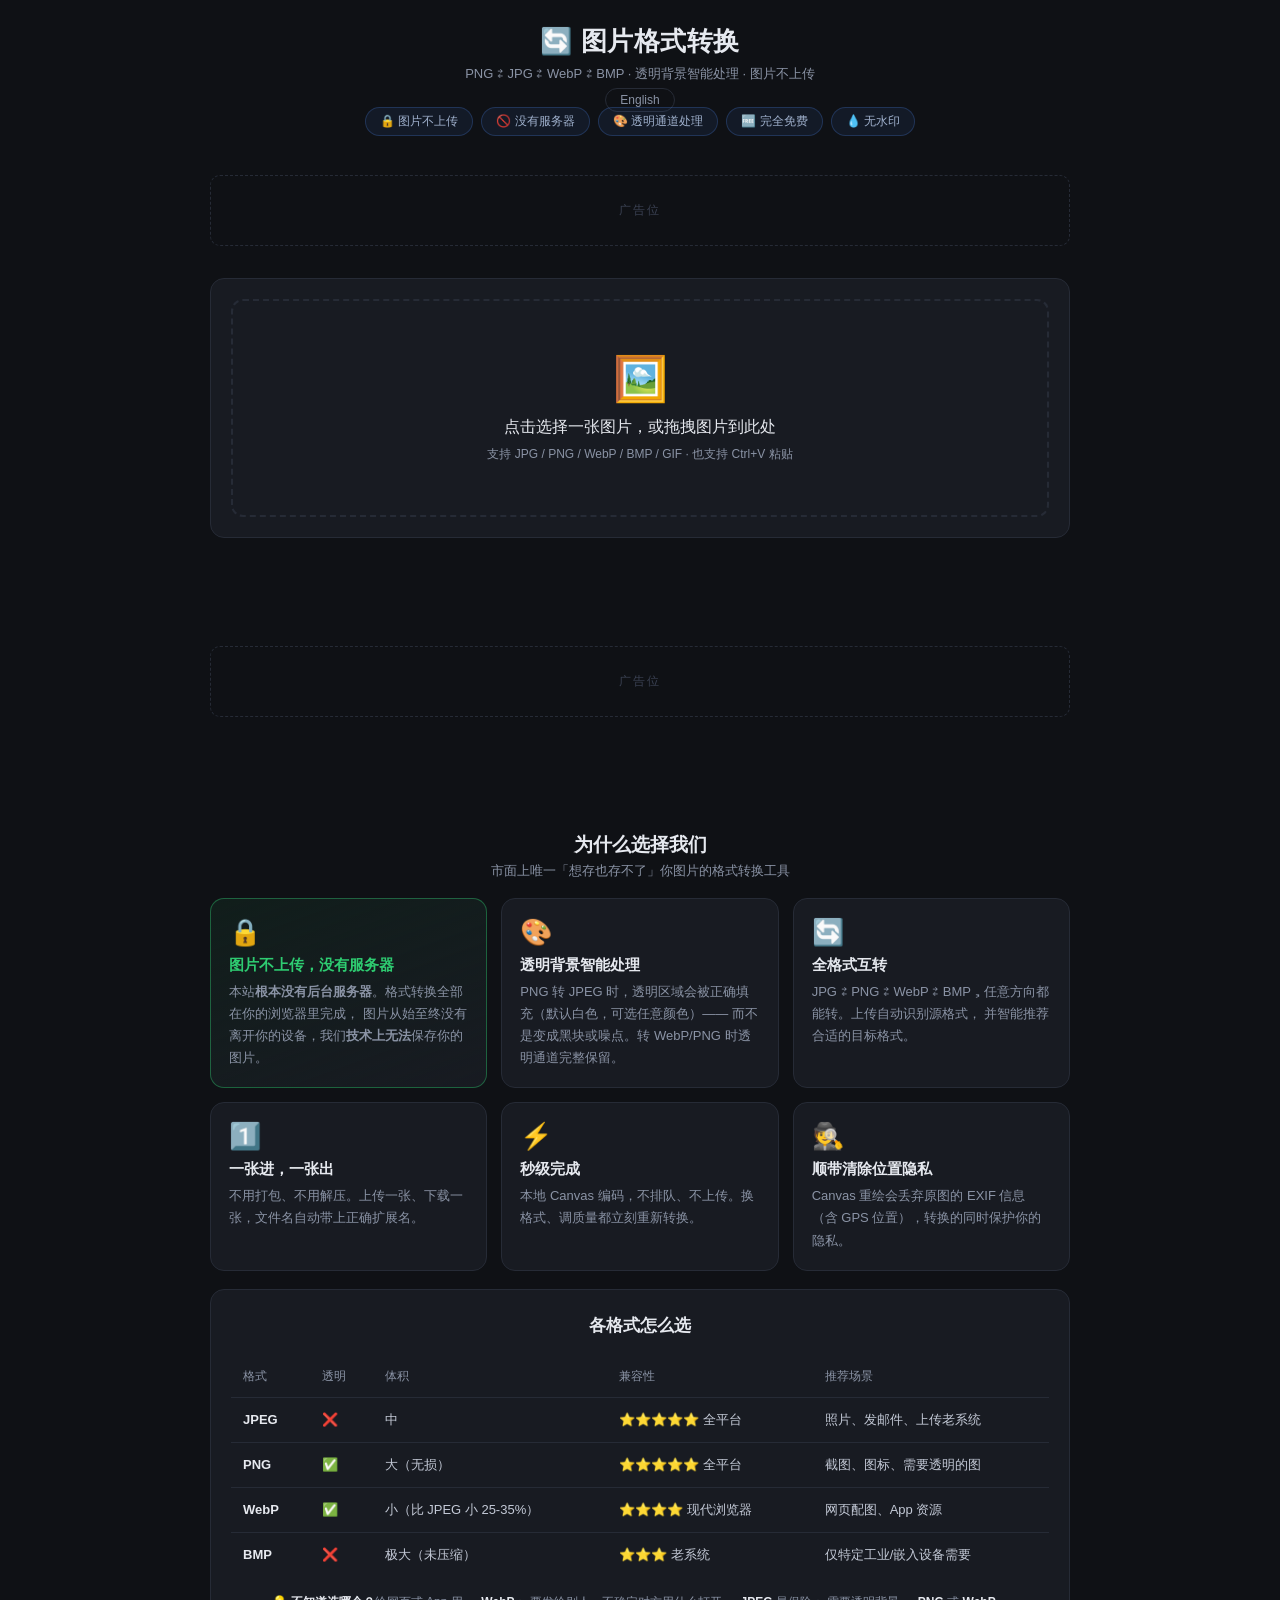
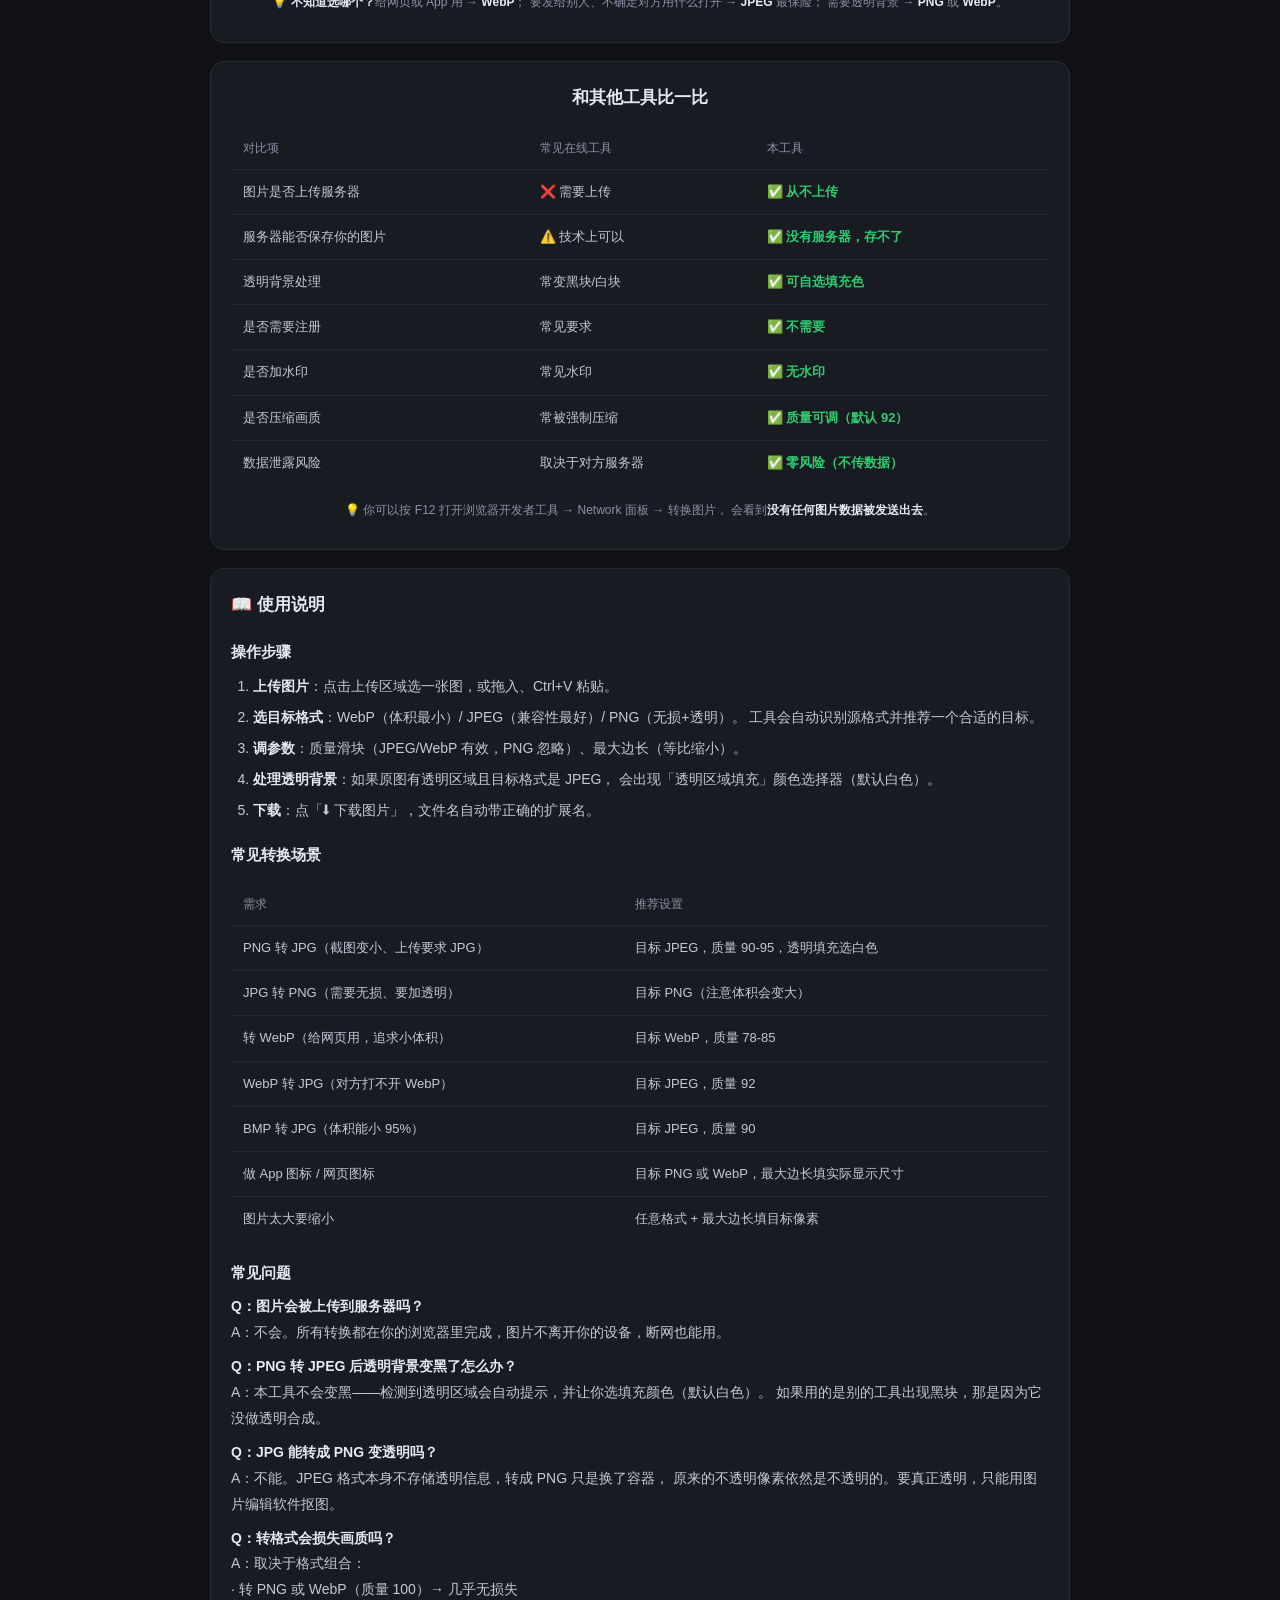
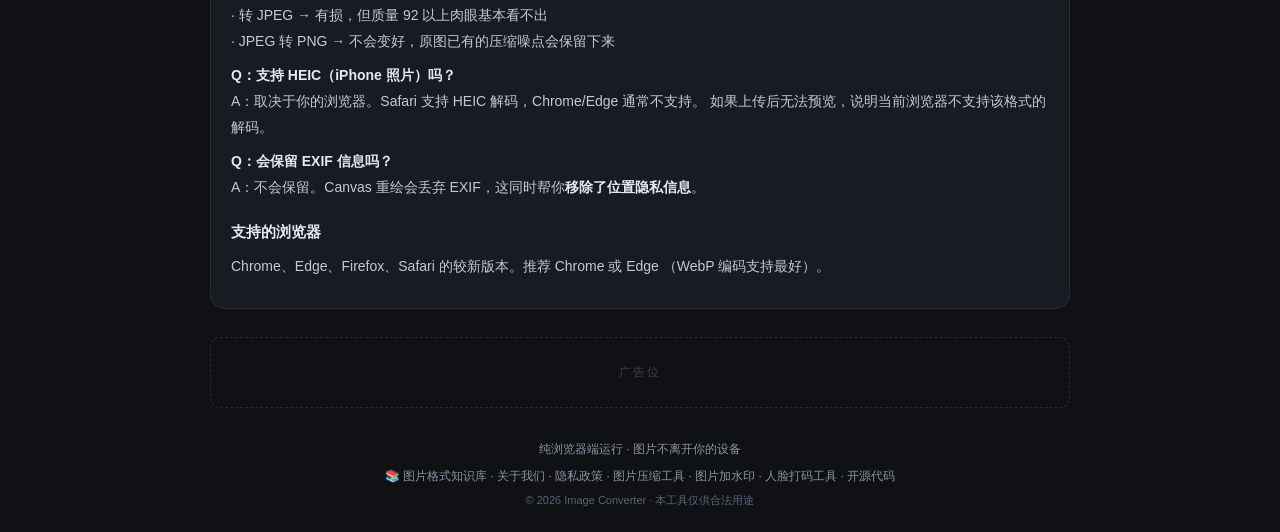
<file: index.html>
<!DOCTYPE html>
<html lang="zh-CN">
<head>
<meta charset="UTF-8">
<meta name="viewport" content="width=device-width, initial-scale=1.0">
<title>图片格式转换 · PNG转JPG/WebP 在线免费（不上传）</title>
<meta name="description" content="免费在线图片格式转换工具，支持 PNG转JPG、JPG转PNG、转WebP、BMP转JPG 等。自动处理透明背景，可选质量与尺寸。纯浏览器本地转换，图片不上传服务器。">
<meta name="keywords" content="图片格式转换,png转jpg,jpg转png,图片转webp,webp转jpg,bmp转jpg,在线转换图片格式,图片格式转换器,heic转jpg">
<link rel="alternate" hreflang="zh-CN" href="https://haixiansheng.github.io/image-converter/" />
<link rel="alternate" hreflang="en" href="https://haixiansheng.github.io/image-converter/en/" />
<link rel="alternate" hreflang="x-default" href="https://haixiansheng.github.io/image-converter/en/" />
<link rel="canonical" href="https://haixiansheng.github.io/image-converter/" />
<link rel="stylesheet" href="style.css">

<!-- 结构化数据（SEO） -->
<script type="application/ld+json">
{
  "@context": "https://schema.org",
  "@type": "SoftwareApplication",
  "name": "图片格式转换工具",
  "alternateName": "Image Format Converter",
  "url": "https://haixiansheng.github.io/image-converter/",
  "applicationCategory": "MultimediaApplication",
  "operatingSystem": "Any (Web Browser)",
  "description": "免费在线图片格式转换工具，支持 PNG/JPG/WebP/BMP 互转，自动处理透明背景，纯浏览器本地转换，图片不上传。",
  "offers": { "@type": "Offer", "price": "0", "priceCurrency": "CNY" },
  "featureList": [
    "PNG / JPG / WebP / BMP 格式互转",
    "透明背景智能处理（可填充指定颜色）",
    "可选质量与最大边长",
    "纯浏览器本地转换，不上传",
    "原分辨率输出，无水印"
  ],
  "isAccessibleForFree": true
}
</script>

<!-- ============ Google AdSense ============ -->
<!-- 通过审核后，把下面的 ca-pub-XXXXXXXXXXXXXXXX 换成你的发布商 ID，并去掉注释 -->
<!--
<script async src="https://pagead2.googlesyndication.com/pagead/js/adsbygoogle.js?client=ca-pub-XXXXXXXXXXXXXXXX" crossorigin="anonymous"></script>
-->
<link rel="icon" type="image/png" sizes="32x32" href="favicon-32.png">
<link rel="icon" type="image/png" sizes="512x512" href="favicon-512.png">
<link rel="apple-touch-icon" sizes="180x180" href="apple-touch-icon.png">
<meta name="theme-color" content="#0b0d11">
<meta property="og:type" content="website">
<meta property="og:site_name" content="免费在线图片工具">
<meta property="og:title" content="图片格式转换 · PNG转JPG/WebP 在线免费（不上传）">
<meta property="og:description" content="免费在线图片格式转换工具，支持 PNG转JPG、JPG转PNG、转WebP、BMP转JPG 等。自动处理透明背景，可选质量与尺寸。纯浏览器本地转换，图片不上传服务器。">
<meta property="og:url" content="https://haixiansheng.github.io/image-converter/">
<meta property="og:image" content="https://haixiansheng.github.io/image-converter/og-zh.png">
<meta property="og:image:width" content="1200">
<meta property="og:image:height" content="630">
<meta property="og:locale" content="zh_CN">
<meta name="twitter:card" content="summary_large_image">
<meta name="twitter:title" content="图片格式转换 · PNG转JPG/WebP 在线免费（不上传）">
<meta name="twitter:description" content="免费在线图片格式转换工具，支持 PNG转JPG、JPG转PNG、转WebP、BMP转JPG 等。自动处理透明背景，可选质量与尺寸。纯浏览器本地转换，图片不上传服务器。">
<meta name="twitter:image" content="https://haixiansheng.github.io/image-converter/og-zh.png">
<script type="application/ld+json">
{
  "@context": "https://schema.org",
  "@type": "FAQPage",
  "mainEntity": [
    {
      "@type": "Question",
      "name": "图片会被上传到服务器吗？",
      "acceptedAnswer": {
        "@type": "Answer",
        "text": "不会。所有转换都在你的浏览器里完成，图片不离开你的设备，断网也能用。"
      }
    },
    {
      "@type": "Question",
      "name": "PNG 转 JPEG 后透明背景变黑了怎么办？",
      "acceptedAnswer": {
        "@type": "Answer",
        "text": "本工具不会变黑——检测到透明区域会自动提示，并让你选填充颜色（默认白色）。 如果用的是别的工具出现黑块，那是因为它没做透明合成。"
      }
    },
    {
      "@type": "Question",
      "name": "JPG 能转成 PNG 变透明吗？",
      "acceptedAnswer": {
        "@type": "Answer",
        "text": "不能。JPEG 格式本身不存储透明信息，转成 PNG 只是换了容器， 原来的不透明像素依然是不透明的。要真正透明，只能用图片编辑软件抠图。"
      }
    },
    {
      "@type": "Question",
      "name": "转格式会损失画质吗？",
      "acceptedAnswer": {
        "@type": "Answer",
        "text": "取决于格式组合： · 转 PNG 或 WebP（质量 100）→ 几乎无损失 · 转 JPEG → 有损，但质量 92 以上肉眼基本看不出 · JPEG 转 PNG → 不会变好，原图已有的压缩噪点会保留下来"
      }
    },
    {
      "@type": "Question",
      "name": "支持 HEIC（iPhone 照片）吗？",
      "acceptedAnswer": {
        "@type": "Answer",
        "text": "取决于你的浏览器。Safari 支持 HEIC 解码，Chrome/Edge 通常不支持。 如果上传后无法预览，说明当前浏览器不支持该格式的解码。"
      }
    },
    {
      "@type": "Question",
      "name": "会保留 EXIF 信息吗？",
      "acceptedAnswer": {
        "@type": "Answer",
        "text": "不会保留。Canvas 重绘会丢弃 EXIF，这同时帮你移除了位置隐私信息。"
      }
    }
  ]
}
</script>
</head>
<body>
<div class="app">
  <header>
    <h1>🔄 图片格式转换</h1>
    <p class="sub">PNG ⇄ JPG ⇄ WebP ⇄ BMP · 透明背景智能处理 · 图片不上传</p>
    <p class="lang-switch"><a href="en/">English</a></p>
    <div class="trust-badges">
      <span>🔒 图片不上传</span>
      <span>🚫 没有服务器</span>
      <span>🎨 透明通道处理</span>
      <span>🆓 完全免费</span>
      <span>💧 无水印</span>
    </div>
  </header>

  <!-- ============ 广告位 1 ============ -->
  <div class="ad-slot ad-top"></div>

  <section id="uploadPanel" class="panel">
    <div id="dropZone" class="drop-zone">
      <div class="drop-icon">🖼️</div>
      <p>点击选择一张图片，或拖拽图片到此处</p>
      <p class="hint">支持 JPG / PNG / WebP / BMP / GIF · 也支持 Ctrl+V 粘贴</p>
      <input type="file" id="fileInput" accept="image/*" hidden>
    </div>
  </section>

  <section id="workPanel" class="panel hidden">
    <div class="compare">
      <figure class="cmp-item">
        <figcaption><span id="origFmt" class="fmt-badge">?</span><b id="origSize">—</b></figcaption>
        <div class="cmp-img"><img id="origImg" alt="原图"></div>
        <p class="cmp-dims" id="origDims">—</p>
      </figure>
      <figure class="cmp-item result">
        <figcaption><span id="resultFmt" class="fmt-badge accent">?</span><b id="resultSize">—</b></figcaption>
        <div class="cmp-img"><img id="resultImg" alt="转换后"></div>
        <p class="cmp-dims" id="resultDims">—</p>
      </figure>
    </div>

    <p id="notice" class="notice"></p>

    <div class="toolbar">
      <label class="ctrl">
        <span>目标格式</span>
        <select id="targetFmt">
          <option value="webp">WebP</option>
          <option value="jpeg">JPEG</option>
          <option value="png">PNG</option>
        </select>
      </label>

      <label class="ctrl" id="qualityRow">
        <span>质量 <b id="qualityVal">92</b></span>
        <input type="range" id="quality" min="1" max="100" value="92">
      </label>

      <label class="ctrl hidden" id="bgRow">
        <span>透明区域填充</span>
        <input type="color" id="bgColor" value="#ffffff">
      </label>

      <label class="ctrl">
        <span>最大边长 (px)</span>
        <input type="number" id="maxDim" min="0" max="20000" step="100" value="0" placeholder="0 = 保持原尺寸">
      </label>
    </div>

    <p id="fmtHint" class="hint-line"></p>
    <p id="status" class="status"></p>

    <div class="actions">
      <a id="downloadBtn" class="btn primary" download="converted.webp">⬇ 下载图片</a>
      <button id="resetBtn" class="btn">换一张图片</button>
    </div>
  </section>

  <!-- ============ 广告位 2 ============ -->
  <div class="ad-slot ad-mid"></div>

  <!-- ============ 卖点区 ============ -->
  <h2 class="section-title">为什么选择我们</h2>
  <p class="section-sub">市面上唯一「想存也存不了」你图片的格式转换工具</p>

  <div class="features">
    <div class="feature hero">
      <div class="f-icon">🔒</div>
      <h3>图片不上传，没有服务器</h3>
      <p>本站<b>根本没有后台服务器</b>。格式转换全部在你的浏览器里完成，
         图片从始至终没有离开你的设备，我们<b>技术上无法</b>保存你的图片。</p>
    </div>
    <div class="feature">
      <div class="f-icon">🎨</div>
      <h3>透明背景智能处理</h3>
      <p>PNG 转 JPEG 时，透明区域会被正确填充（默认白色，可选任意颜色）——
         而不是变成黑块或噪点。转 WebP/PNG 时透明通道完整保留。</p>
    </div>
    <div class="feature">
      <div class="f-icon">🔄</div>
      <h3>全格式互转</h3>
      <p>JPG ⇄ PNG ⇄ WebP ⇄ BMP，任意方向都能转。上传自动识别源格式，
         并智能推荐合适的目标格式。</p>
    </div>
    <div class="feature">
      <div class="f-icon">1️⃣</div>
      <h3>一张进，一张出</h3>
      <p>不用打包、不用解压。上传一张、下载一张，文件名自动带上正确扩展名。</p>
    </div>
    <div class="feature">
      <div class="f-icon">⚡</div>
      <h3>秒级完成</h3>
      <p>本地 Canvas 编码，不排队、不上传。换格式、调质量都立刻重新转换。</p>
    </div>
    <div class="feature">
      <div class="f-icon">🕵️</div>
      <h3>顺带清除位置隐私</h3>
      <p>Canvas 重绘会丢弃原图的 EXIF 信息（含 GPS 位置），转换的同时保护你的隐私。</p>
    </div>
  </div>

  <section class="panel content">
    <h2 class="section-title" style="margin-top:0">各格式怎么选</h2>
    <table class="compare-table">
      <thead>
        <tr><th>格式</th><th>透明</th><th>体积</th><th>兼容性</th><th>推荐场景</th></tr>
      </thead>
      <tbody>
        <tr>
          <td><b>JPEG</b></td><td>❌</td><td>中</td><td>⭐⭐⭐⭐⭐ 全平台</td>
          <td>照片、发邮件、上传老系统</td>
        </tr>
        <tr>
          <td><b>PNG</b></td><td>✅</td><td>大（无损）</td><td>⭐⭐⭐⭐⭐ 全平台</td>
          <td>截图、图标、需要透明的图</td>
        </tr>
        <tr>
          <td><b>WebP</b></td><td>✅</td><td>小（比 JPEG 小 25-35%）</td><td>⭐⭐⭐⭐ 现代浏览器</td>
          <td>网页配图、App 资源</td>
        </tr>
        <tr>
          <td><b>BMP</b></td><td>❌</td><td>极大（未压缩）</td><td>⭐⭐⭐ 老系统</td>
          <td>仅特定工业/嵌入设备需要</td>
        </tr>
      </tbody>
    </table>
    <p style="text-align:center;font-size:12px;color:var(--muted);margin-top:12px">
      💡 <b>不知道选哪个？</b>给网页或 App 用 → <b>WebP</b>；
      要发给别人、不确定对方用什么打开 → <b>JPEG</b> 最保险；
      需要透明背景 → <b>PNG</b> 或 <b>WebP</b>。
    </p>
  </section>

  <section class="panel content">
    <h2 class="section-title" style="margin-top:0">和其他工具比一比</h2>
    <table class="compare-table">
      <thead>
        <tr><th>对比项</th><th>常见在线工具</th><th>本工具</th></tr>
      </thead>
      <tbody>
        <tr><td>图片是否上传服务器</td><td>❌ 需要上传</td><td class="us">✅ 从不上传</td></tr>
        <tr><td>服务器能否保存你的图片</td><td>⚠️ 技术上可以</td><td class="us">✅ 没有服务器，存不了</td></tr>
        <tr><td>透明背景处理</td><td>常变黑块/白块</td><td class="us">✅ 可自选填充色</td></tr>
        <tr><td>是否需要注册</td><td>常见要求</td><td class="us">✅ 不需要</td></tr>
        <tr><td>是否加水印</td><td>常见水印</td><td class="us">✅ 无水印</td></tr>
        <tr><td>是否压缩画质</td><td>常被强制压缩</td><td class="us">✅ 质量可调（默认 92）</td></tr>
        <tr><td>数据泄露风险</td><td>取决于对方服务器</td><td class="us">✅ 零风险（不传数据）</td></tr>
      </tbody>
    </table>
    <p style="text-align:center;font-size:12px;color:var(--muted);margin-top:12px">
      💡 你可以按 F12 打开浏览器开发者工具 → Network 面板 → 转换图片，
      会看到<b>没有任何图片数据被发送出去</b>。
    </p>
  </section>

  <!-- ============ 内容区 ============ -->
  <section class="panel content">
    <h2>📖 使用说明</h2>

    <h3>操作步骤</h3>
    <ol>
      <li><b>上传图片</b>：点击上传区域选一张图，或拖入、Ctrl+V 粘贴。</li>
      <li><b>选目标格式</b>：WebP（体积最小）/ JPEG（兼容性最好）/ PNG（无损+透明）。
          工具会自动识别源格式并推荐一个合适的目标。</li>
      <li><b>调参数</b>：质量滑块（JPEG/WebP 有效，PNG 忽略）、最大边长（等比缩小）。</li>
      <li><b>处理透明背景</b>：如果原图有透明区域且目标格式是 JPEG，
          会出现「透明区域填充」颜色选择器（默认白色）。</li>
      <li><b>下载</b>：点「⬇ 下载图片」，文件名自动带正确的扩展名。</li>
    </ol>

    <h3>常见转换场景</h3>
    <table class="compare-table">
      <thead><tr><th>需求</th><th>推荐设置</th></tr></thead>
      <tbody>
        <tr><td>PNG 转 JPG（截图变小、上传要求 JPG）</td><td>目标 JPEG，质量 90-95，透明填充选白色</td></tr>
        <tr><td>JPG 转 PNG（需要无损、要加透明）</td><td>目标 PNG（注意体积会变大）</td></tr>
        <tr><td>转 WebP（给网页用，追求小体积）</td><td>目标 WebP，质量 78-85</td></tr>
        <tr><td>WebP 转 JPG（对方打不开 WebP）</td><td>目标 JPEG，质量 92</td></tr>
        <tr><td>BMP 转 JPG（体积能小 95%）</td><td>目标 JPEG，质量 90</td></tr>
        <tr><td>做 App 图标 / 网页图标</td><td>目标 PNG 或 WebP，最大边长填实际显示尺寸</td></tr>
        <tr><td>图片太大要缩小</td><td>任意格式 + 最大边长填目标像素</td></tr>
      </tbody>
    </table>

    <h3>常见问题</h3>
    <p><b>Q：图片会被上传到服务器吗？</b><br>
       A：不会。所有转换都在你的浏览器里完成，图片不离开你的设备，断网也能用。</p>
    <p><b>Q：PNG 转 JPEG 后透明背景变黑了怎么办？</b><br>
       A：本工具不会变黑——检测到透明区域会自动提示，并让你选填充颜色（默认白色）。
       如果用的是别的工具出现黑块，那是因为它没做透明合成。</p>
    <p><b>Q：JPG 能转成 PNG 变透明吗？</b><br>
       A：不能。JPEG 格式本身不存储透明信息，转成 PNG 只是换了容器，
       原来的不透明像素依然是不透明的。要真正透明，只能用图片编辑软件抠图。</p>
    <p><b>Q：转格式会损失画质吗？</b><br>
       A：取决于格式组合：
       <br>· 转 PNG 或 WebP（质量 100）→ 几乎无损失
       <br>· 转 JPEG → 有损，但质量 92 以上肉眼基本看不出
       <br>· JPEG 转 PNG → 不会变好，原图已有的压缩噪点会保留下来</p>
    <p><b>Q：支持 HEIC（iPhone 照片）吗？</b><br>
       A：取决于你的浏览器。Safari 支持 HEIC 解码，Chrome/Edge 通常不支持。
       如果上传后无法预览，说明当前浏览器不支持该格式的解码。</p>
    <p><b>Q：会保留 EXIF 信息吗？</b><br>
       A：不会保留。Canvas 重绘会丢弃 EXIF，这同时帮你<b>移除了位置隐私信息</b>。</p>

    <h3>支持的浏览器</h3>
    <p>Chrome、Edge、Firefox、Safari 的较新版本。推荐 Chrome 或 Edge
       （WebP 编码支持最好）。</p>
  </section>

  <!-- ============ 广告位 3 ============ -->
  <div class="ad-slot ad-bottom"></div>

  <footer>
    <p>纯浏览器端运行 · 图片不离开你的设备</p>
    <nav class="foot-nav">
      <a href="blog/">📚 图片格式知识库</a> ·
      <a href="about.html">关于我们</a> ·
      <a href="privacy.html">隐私政策</a> ·
      <a href="https://haixiansheng.github.io/image-compressor/">图片压缩工具</a> ·
      <a href="https://haixiansheng.github.io/image-watermark/">图片加水印</a> ·
      <a href="https://haixiansheng.github.io/face-mosaic/">人脸打码工具</a> ·
      <a href="https://github.com/haixiansheng/image-converter" target="_blank" rel="noopener">开源代码</a>
    </nav>
    <p class="copy">© 2026 Image Converter · 本工具仅供合法用途</p>
  </footer>
</div>
<script src="app.js"></script>
</body>
</html>
</file>
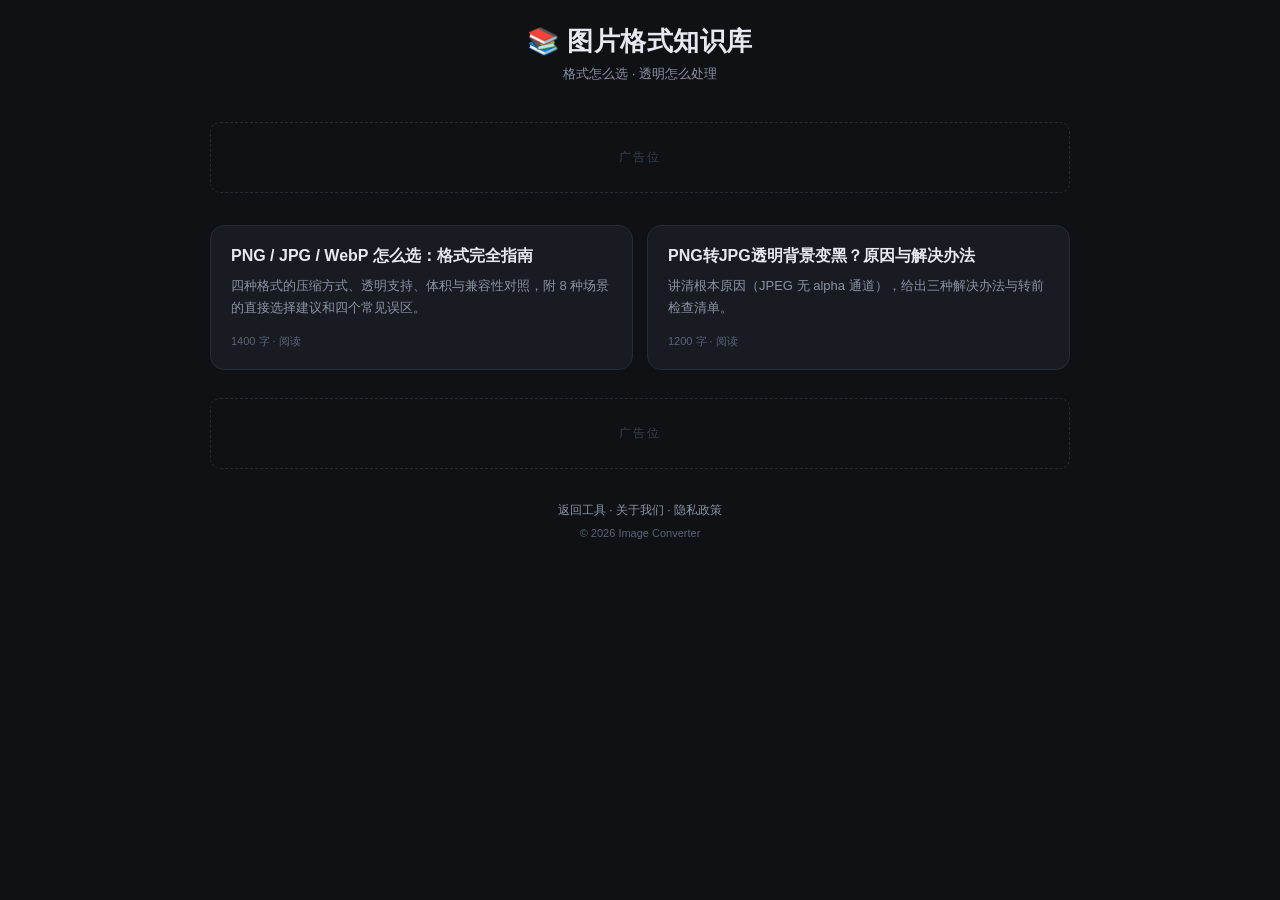
<file: blog/index.html>
<!DOCTYPE html>
<html lang="zh-CN">
<head>
<meta charset="UTF-8">
<meta name="viewport" content="width=device-width, initial-scale=1.0">
<title>图片格式知识库 · 格式选择与透明背景</title>
<meta name="description" content="图片格式实用指南：PNG/JPG/WebP/BMP 怎么选，以及 PNG 转 JPEG 透明背景变黑的原因与解决办法。">
<link rel="canonical" href="https://haixiansheng.github.io/image-converter/blog/" />
<link rel="stylesheet" href="../style.css">
<link rel="icon" type="image/png" sizes="32x32" href="../favicon-32.png">
<link rel="icon" type="image/png" sizes="512x512" href="../favicon-512.png">
<link rel="apple-touch-icon" sizes="180x180" href="../apple-touch-icon.png">
<meta name="theme-color" content="#0b0d11">
<meta property="og:type" content="website">
<meta property="og:site_name" content="免费在线图片工具">
<meta property="og:title" content="图片格式知识库 · 格式选择与透明背景">
<meta property="og:description" content="图片格式实用指南：PNG/JPG/WebP/BMP 怎么选，以及 PNG 转 JPEG 透明背景变黑的原因与解决办法。">
<meta property="og:url" content="https://haixiansheng.github.io/image-converter/blog/">
<meta property="og:image" content="https://haixiansheng.github.io/image-converter/og-zh.png">
<meta property="og:image:width" content="1200">
<meta property="og:image:height" content="630">
<meta property="og:locale" content="zh_CN">
<meta name="twitter:card" content="summary_large_image">
<meta name="twitter:title" content="图片格式知识库 · 格式选择与透明背景">
<meta name="twitter:description" content="图片格式实用指南：PNG/JPG/WebP/BMP 怎么选，以及 PNG 转 JPEG 透明背景变黑的原因与解决办法。">
<meta name="twitter:image" content="https://haixiansheng.github.io/image-converter/og-zh.png">
</head>
<body>
<div class="app">
  <header>
    <h1>📚 图片格式知识库</h1>
    <p class="sub">格式怎么选 · 透明怎么处理</p>
  </header>

  <div class="ad-slot ad-top"></div>

  <div class="cards">
    <a class="card" href="png-vs-jpg-vs-webp.html">
      <h3>PNG / JPG / WebP 怎么选：格式完全指南</h3>
      <p>四种格式的压缩方式、透明支持、体积与兼容性对照，附 8 种场景的直接选择建议和四个常见误区。</p>
      <span class="card-meta">1400 字 · 阅读</span>
    </a>
    <a class="card" href="png-to-jpg-transparency-black.html">
      <h3>PNG转JPG透明背景变黑？原因与解决办法</h3>
      <p>讲清根本原因（JPEG 无 alpha 通道），给出三种解决办法与转前检查清单。</p>
      <span class="card-meta">1200 字 · 阅读</span>
    </a>
  </div>

  <div class="ad-slot ad-bottom"></div>

  <footer>
    <nav class="foot-nav">
      <a href="../index.html">返回工具</a> ·
      <a href="../about.html">关于我们</a> ·
      <a href="../privacy.html">隐私政策</a>
    </nav>
    <p class="copy">© 2026 Image Converter</p>
  </footer>
</div>
</body>
</html>
</file>
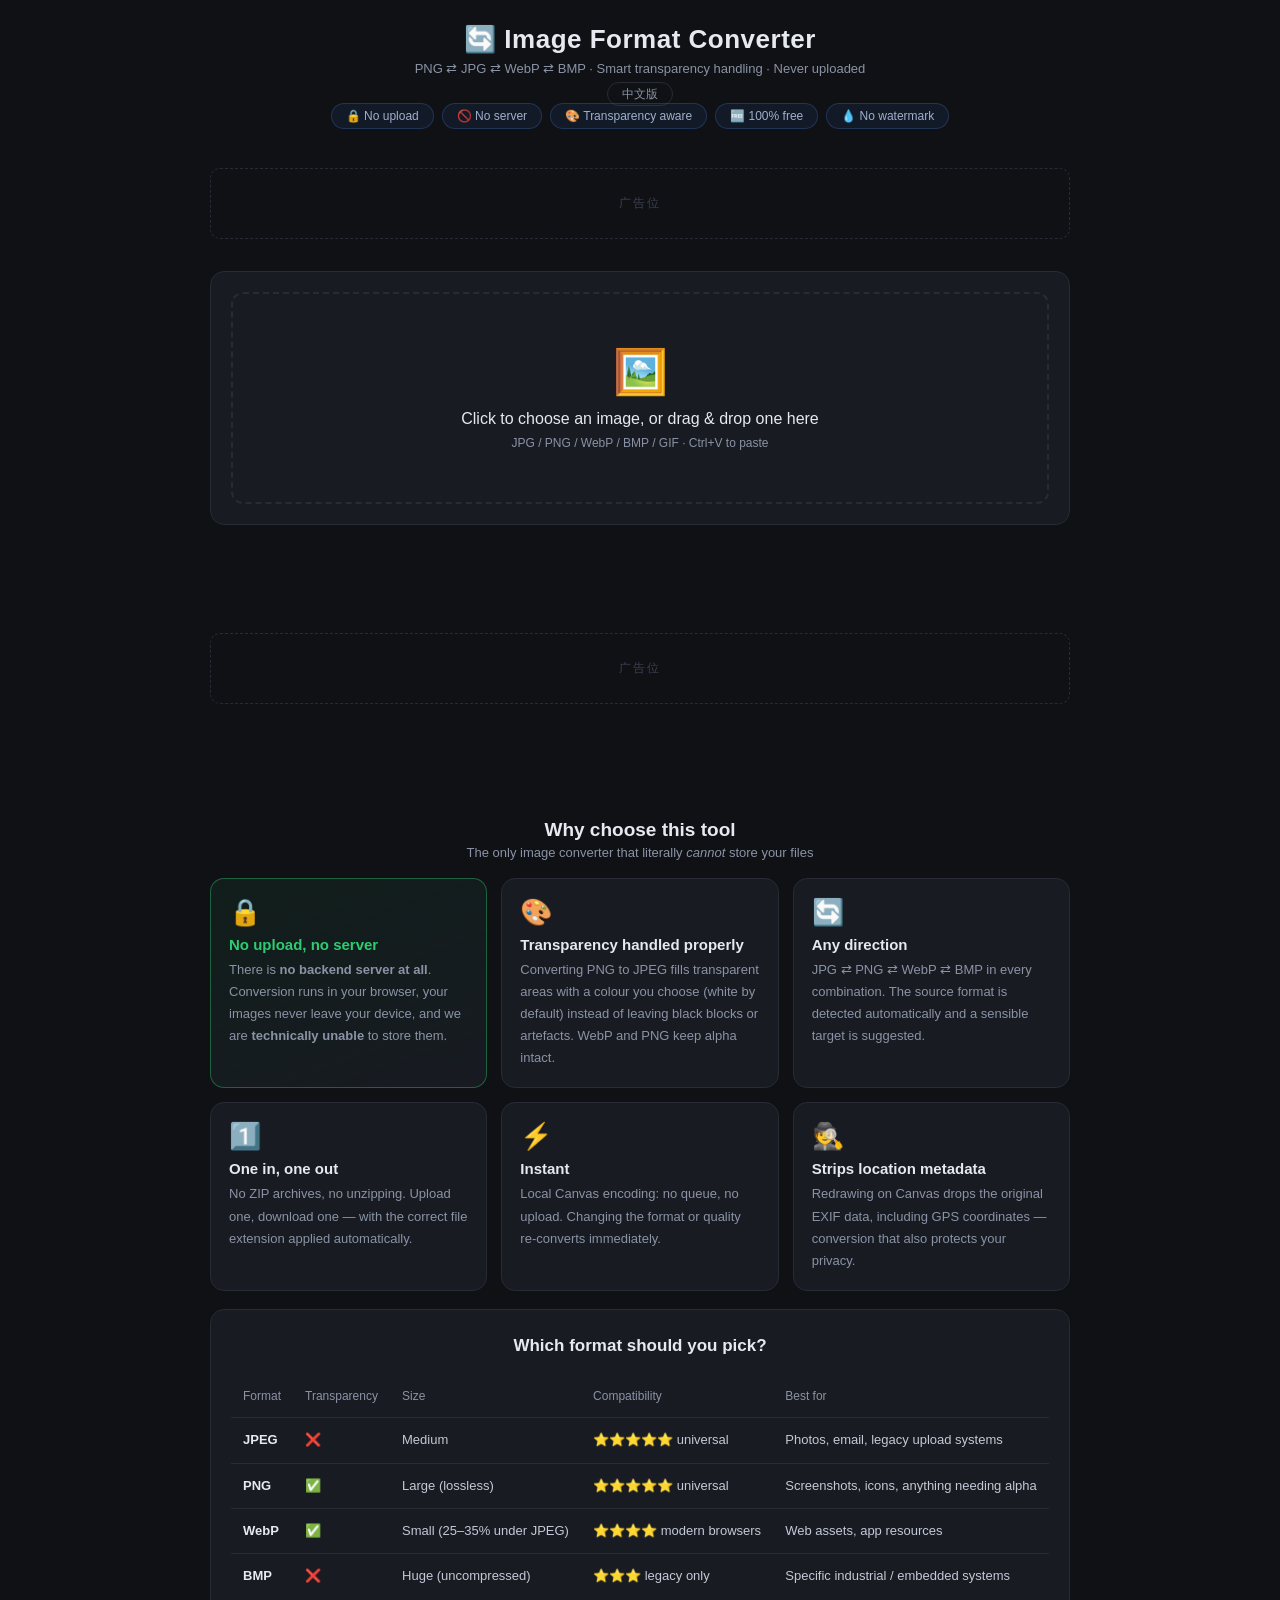
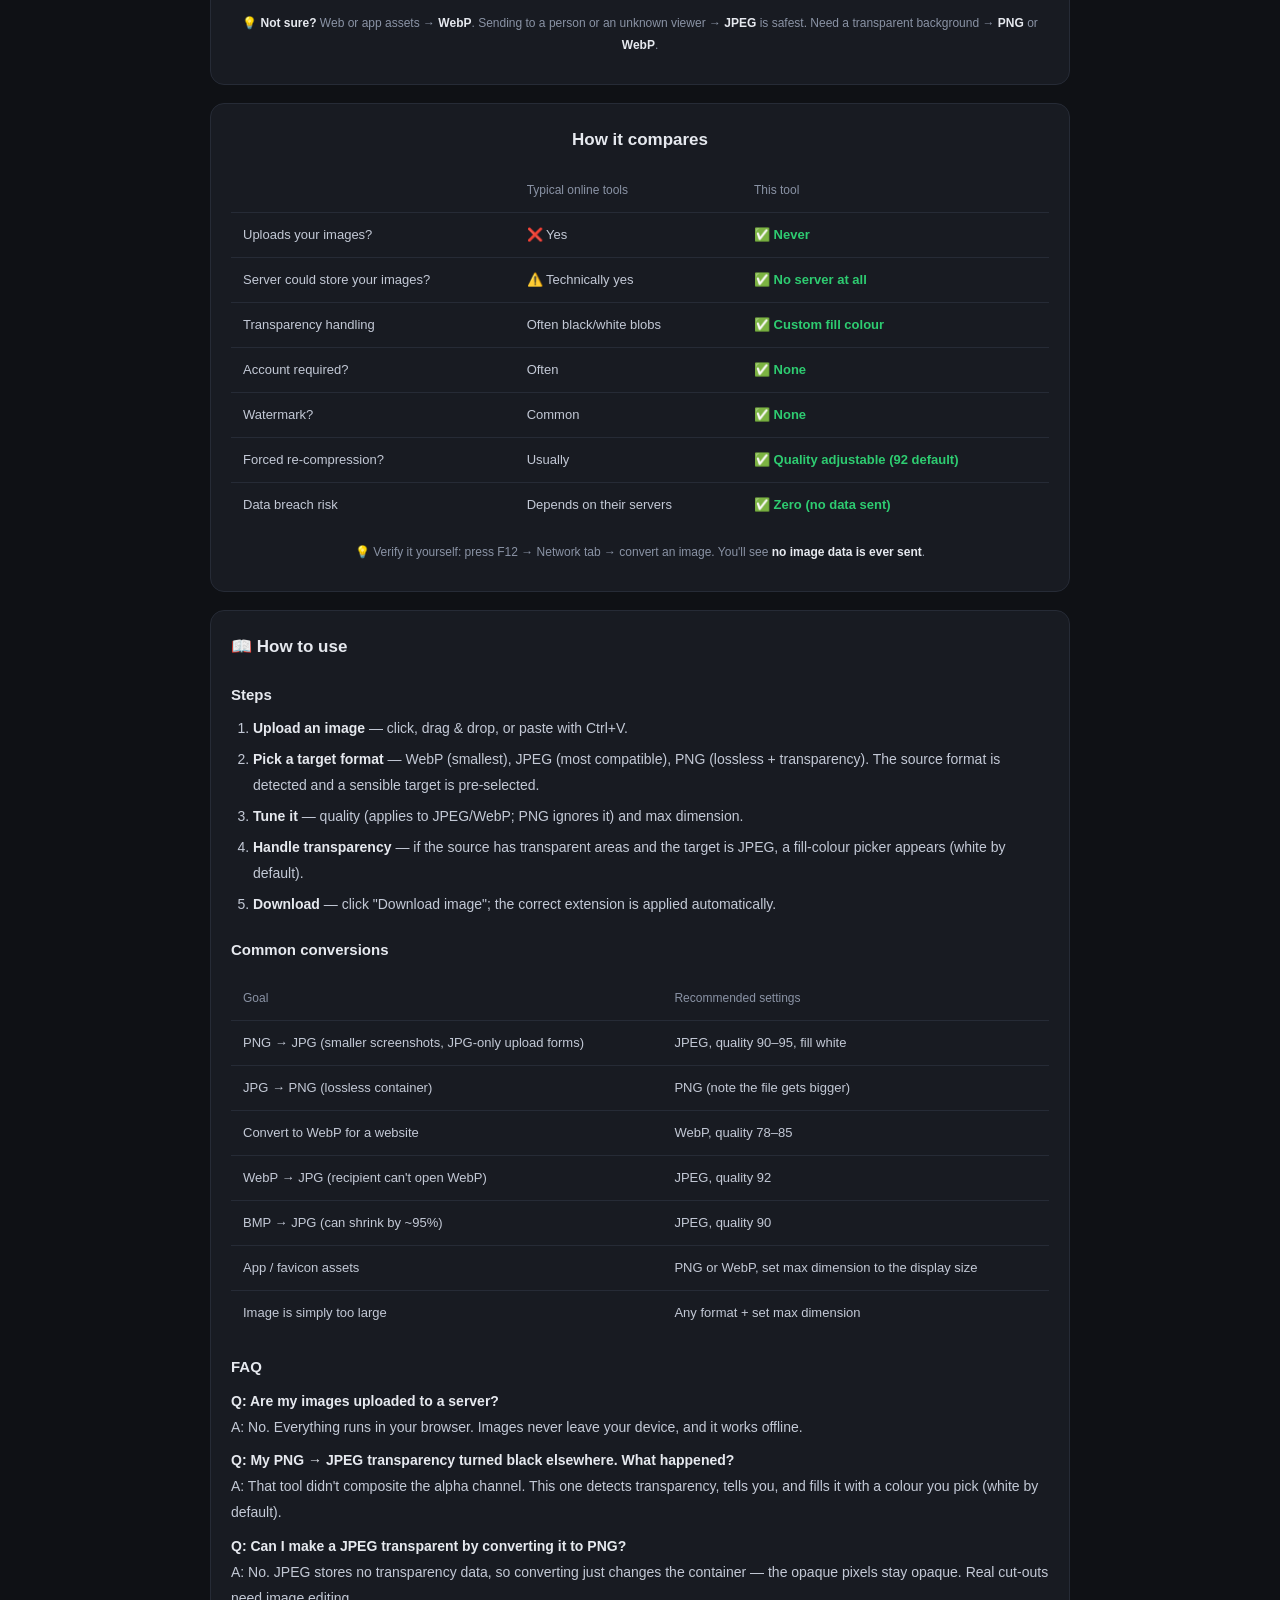
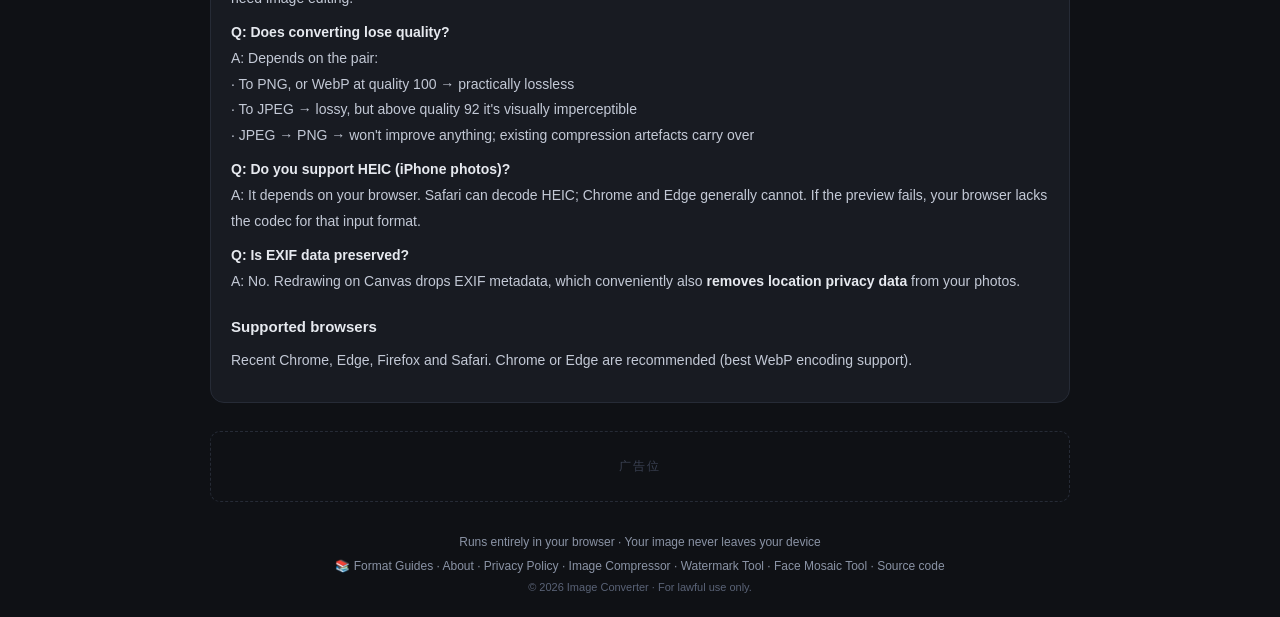
<file: en/index.html>
<!DOCTYPE html>
<html lang="en">
<head>
<meta charset="UTF-8">
<meta name="viewport" content="width=device-width, initial-scale=1.0">
<title>Image Converter — PNG to JPG, JPG to PNG, Convert to WebP (Free, No Upload)</title>
<meta name="description" content="Free online image format converter. PNG to JPG, JPG to PNG, convert to WebP, BMP to JPG and more. Handles transparent backgrounds properly. Runs entirely in your browser — images are never uploaded.">
<meta name="keywords" content="image converter, png to jpg, jpg to png, convert to webp, webp to jpg, bmp to jpg, change image format, image format converter, online converter">
<link rel="alternate" hreflang="zh-CN" href="https://haixiansheng.github.io/image-converter/" />
<link rel="alternate" hreflang="en" href="https://haixiansheng.github.io/image-converter/en/" />
<link rel="alternate" hreflang="x-default" href="https://haixiansheng.github.io/image-converter/en/" />
<link rel="canonical" href="https://haixiansheng.github.io/image-converter/en/" />
<link rel="stylesheet" href="../style.css">

<!-- Structured data (SEO) -->
<script type="application/ld+json">
{
  "@context": "https://schema.org",
  "@type": "SoftwareApplication",
  "name": "Image Converter",
  "url": "https://haixiansheng.github.io/image-converter/en/",
  "applicationCategory": "MultimediaApplication",
  "operatingSystem": "Any (Web Browser)",
  "description": "Free online image format converter supporting PNG, JPG, WebP and BMP. Handles transparency properly. Runs entirely in your browser — images are never uploaded.",
  "offers": { "@type": "Offer", "price": "0", "priceCurrency": "USD" },
  "featureList": [
    "PNG / JPG / WebP / BMP conversion",
    "Smart transparency handling with custom fill colour",
    "Adjustable quality and max dimension",
    "100% browser-based, no upload",
    "Full resolution output, no watermark"
  ],
  "isAccessibleForFree": true
}
</script>

<!-- ============ Google AdSense ============ -->
<!-- After approval, replace ca-pub-XXXXXXXXXXXXXXXX with your publisher ID and uncomment -->
<!--
<script async src="https://pagead2.googlesyndication.com/pagead/js/adsbygoogle.js?client=ca-pub-XXXXXXXXXXXXXXXX" crossorigin="anonymous"></script>
-->
<link rel="icon" type="image/png" sizes="32x32" href="../favicon-32.png">
<link rel="icon" type="image/png" sizes="512x512" href="../favicon-512.png">
<link rel="apple-touch-icon" sizes="180x180" href="../apple-touch-icon.png">
<meta name="theme-color" content="#0b0d11">
<meta property="og:type" content="website">
<meta property="og:site_name" content="Free Online Image Tools">
<meta property="og:title" content="Image Converter — PNG to JPG, JPG to PNG, Convert to WebP (Free, No Upload)">
<meta property="og:description" content="Free online image format converter. PNG to JPG, JPG to PNG, convert to WebP, BMP to JPG and more. Handles transparent backgrounds properly. Runs entirely in your browser — images are never uploaded.">
<meta property="og:url" content="https://haixiansheng.github.io/image-converter/en/">
<meta property="og:image" content="https://haixiansheng.github.io/image-converter/og-en.png">
<meta property="og:image:width" content="1200">
<meta property="og:image:height" content="630">
<meta property="og:locale" content="en_US">
<meta name="twitter:card" content="summary_large_image">
<meta name="twitter:title" content="Image Converter — PNG to JPG, JPG to PNG, Convert to WebP (Free, No Upload)">
<meta name="twitter:description" content="Free online image format converter. PNG to JPG, JPG to PNG, convert to WebP, BMP to JPG and more. Handles transparent backgrounds properly. Runs entirely in your browser — images are never uploaded.">
<meta name="twitter:image" content="https://haixiansheng.github.io/image-converter/og-en.png">
<script type="application/ld+json">
{
  "@context": "https://schema.org",
  "@type": "FAQPage",
  "mainEntity": [
    {
      "@type": "Question",
      "name": "Are my images uploaded to a server?",
      "acceptedAnswer": {
        "@type": "Answer",
        "text": "No. Everything runs in your browser. Images never leave your device, and it works offline."
      }
    },
    {
      "@type": "Question",
      "name": "My PNG → JPEG transparency turned black elsewhere. What happened?",
      "acceptedAnswer": {
        "@type": "Answer",
        "text": "That tool didn't composite the alpha channel. This one detects transparency, tells you, and fills it with a colour you pick (white by default)."
      }
    },
    {
      "@type": "Question",
      "name": "Can I make a JPEG transparent by converting it to PNG?",
      "acceptedAnswer": {
        "@type": "Answer",
        "text": "No. JPEG stores no transparency data, so converting just changes the container — the opaque pixels stay opaque. Real cut-outs need image editing."
      }
    },
    {
      "@type": "Question",
      "name": "Does converting lose quality?",
      "acceptedAnswer": {
        "@type": "Answer",
        "text": "Depends on the pair: · To PNG, or WebP at quality 100 → practically lossless · To JPEG → lossy, but above quality 92 it's visually imperceptible · JPEG → PNG → won't improve anything; existing compression artefacts carry over"
      }
    },
    {
      "@type": "Question",
      "name": "Do you support HEIC (iPhone photos)?",
      "acceptedAnswer": {
        "@type": "Answer",
        "text": "It depends on your browser. Safari can decode HEIC; Chrome and Edge generally cannot. If the preview fails, your browser lacks the codec for that input format."
      }
    },
    {
      "@type": "Question",
      "name": "Is EXIF data preserved?",
      "acceptedAnswer": {
        "@type": "Answer",
        "text": "No. Redrawing on Canvas drops EXIF metadata, which conveniently also removes location privacy data from your photos."
      }
    }
  ]
}
</script>
</head>
<body>
<div class="app">
  <header>
    <h1>🔄 Image Format Converter</h1>
    <p class="sub">PNG ⇄ JPG ⇄ WebP ⇄ BMP · Smart transparency handling · Never uploaded</p>
    <p class="lang-switch"><a href="../">中文版</a></p>
    <div class="trust-badges">
      <span>🔒 No upload</span>
      <span>🚫 No server</span>
      <span>🎨 Transparency aware</span>
      <span>🆓 100% free</span>
      <span>💧 No watermark</span>
    </div>
  </header>

  <!-- ============ Ad slot 1 ============ -->
  <div class="ad-slot ad-top"></div>

  <section id="uploadPanel" class="panel">
    <div id="dropZone" class="drop-zone">
      <div class="drop-icon">🖼️</div>
      <p>Click to choose an image, or drag &amp; drop one here</p>
      <p class="hint">JPG / PNG / WebP / BMP / GIF · Ctrl+V to paste</p>
      <input type="file" id="fileInput" accept="image/*" hidden>
    </div>
  </section>

  <section id="workPanel" class="panel hidden">
    <div class="compare">
      <figure class="cmp-item">
        <figcaption><span id="origFmt" class="fmt-badge">?</span><b id="origSize">—</b></figcaption>
        <div class="cmp-img"><img id="origImg" alt="Original"></div>
        <p class="cmp-dims" id="origDims">—</p>
      </figure>
      <figure class="cmp-item result">
        <figcaption><span id="resultFmt" class="fmt-badge accent">?</span><b id="resultSize">—</b></figcaption>
        <div class="cmp-img"><img id="resultImg" alt="Converted"></div>
        <p class="cmp-dims" id="resultDims">—</p>
      </figure>
    </div>

    <p id="notice" class="notice"></p>

    <div class="toolbar">
      <label class="ctrl">
        <span>Target format</span>
        <select id="targetFmt">
          <option value="webp">WebP</option>
          <option value="jpeg">JPEG</option>
          <option value="png">PNG</option>
        </select>
      </label>

      <label class="ctrl" id="qualityRow">
        <span>Quality <b id="qualityVal">92</b></span>
        <input type="range" id="quality" min="1" max="100" value="92">
      </label>

      <label class="ctrl hidden" id="bgRow">
        <span>Fill transparent areas</span>
        <input type="color" id="bgColor" value="#ffffff">
      </label>

      <label class="ctrl">
        <span>Max dimension (px)</span>
        <input type="number" id="maxDim" min="0" max="20000" step="100" value="0" placeholder="0 = keep original">
      </label>
    </div>

    <p id="fmtHint" class="hint-line"></p>
    <p id="status" class="status"></p>

    <div class="actions">
      <a id="downloadBtn" class="btn primary" download="converted.webp">⬇ Download image</a>
      <button id="resetBtn" class="btn">Choose another image</button>
    </div>
  </section>

  <!-- ============ Ad slot 2 ============ -->
  <div class="ad-slot ad-mid"></div>

  <!-- ============ Selling points ============ -->
  <h2 class="section-title">Why choose this tool</h2>
  <p class="section-sub">The only image converter that literally <em>cannot</em> store your files</p>

  <div class="features">
    <div class="feature hero">
      <div class="f-icon">🔒</div>
      <h3>No upload, no server</h3>
      <p>There is <b>no backend server at all</b>. Conversion runs in your browser, your images
         never leave your device, and we are <b>technically unable</b> to store them.</p>
    </div>
    <div class="feature">
      <div class="f-icon">🎨</div>
      <h3>Transparency handled properly</h3>
      <p>Converting PNG to JPEG fills transparent areas with a colour you choose (white by
         default) instead of leaving black blocks or artefacts. WebP and PNG keep alpha intact.</p>
    </div>
    <div class="feature">
      <div class="f-icon">🔄</div>
      <h3>Any direction</h3>
      <p>JPG ⇄ PNG ⇄ WebP ⇄ BMP in every combination. The source format is detected
         automatically and a sensible target is suggested.</p>
    </div>
    <div class="feature">
      <div class="f-icon">1️⃣</div>
      <h3>One in, one out</h3>
      <p>No ZIP archives, no unzipping. Upload one, download one — with the correct file
         extension applied automatically.</p>
    </div>
    <div class="feature">
      <div class="f-icon">⚡</div>
      <h3>Instant</h3>
      <p>Local Canvas encoding: no queue, no upload. Changing the format or quality
         re-converts immediately.</p>
    </div>
    <div class="feature">
      <div class="f-icon">🕵️</div>
      <h3>Strips location metadata</h3>
      <p>Redrawing on Canvas drops the original EXIF data, including GPS coordinates —
         conversion that also protects your privacy.</p>
    </div>
  </div>

  <section class="panel content">
    <h2 class="section-title" style="margin-top:0">Which format should you pick?</h2>
    <table class="compare-table">
      <thead>
        <tr><th>Format</th><th>Transparency</th><th>Size</th><th>Compatibility</th><th>Best for</th></tr>
      </thead>
      <tbody>
        <tr><td><b>JPEG</b></td><td>❌</td><td>Medium</td><td>⭐⭐⭐⭐⭐ universal</td>
            <td>Photos, email, legacy upload systems</td></tr>
        <tr><td><b>PNG</b></td><td>✅</td><td>Large (lossless)</td><td>⭐⭐⭐⭐⭐ universal</td>
            <td>Screenshots, icons, anything needing alpha</td></tr>
        <tr><td><b>WebP</b></td><td>✅</td><td>Small (25–35% under JPEG)</td><td>⭐⭐⭐⭐ modern browsers</td>
            <td>Web assets, app resources</td></tr>
        <tr><td><b>BMP</b></td><td>❌</td><td>Huge (uncompressed)</td><td>⭐⭐⭐ legacy only</td>
            <td>Specific industrial / embedded systems</td></tr>
      </tbody>
    </table>
    <p style="text-align:center;font-size:12px;color:var(--muted);margin-top:12px">
      💡 <b>Not sure?</b> Web or app assets → <b>WebP</b>. Sending to a person or an unknown
      viewer → <b>JPEG</b> is safest. Need a transparent background → <b>PNG</b> or <b>WebP</b>.
    </p>
  </section>

  <section class="panel content">
    <h2 class="section-title" style="margin-top:0">How it compares</h2>
    <table class="compare-table">
      <thead>
        <tr><th>&nbsp;</th><th>Typical online tools</th><th>This tool</th></tr>
      </thead>
      <tbody>
        <tr><td>Uploads your images?</td><td>❌ Yes</td><td class="us">✅ Never</td></tr>
        <tr><td>Server could store your images?</td><td>⚠️ Technically yes</td><td class="us">✅ No server at all</td></tr>
        <tr><td>Transparency handling</td><td>Often black/white blobs</td><td class="us">✅ Custom fill colour</td></tr>
        <tr><td>Account required?</td><td>Often</td><td class="us">✅ None</td></tr>
        <tr><td>Watermark?</td><td>Common</td><td class="us">✅ None</td></tr>
        <tr><td>Forced re-compression?</td><td>Usually</td><td class="us">✅ Quality adjustable (92 default)</td></tr>
        <tr><td>Data breach risk</td><td>Depends on their servers</td><td class="us">✅ Zero (no data sent)</td></tr>
      </tbody>
    </table>
    <p style="text-align:center;font-size:12px;color:var(--muted);margin-top:12px">
      💡 Verify it yourself: press F12 → Network tab → convert an image.
      You'll see <b>no image data is ever sent</b>.
    </p>
  </section>

  <!-- ============ Content ============ -->
  <section class="panel content">
    <h2>📖 How to use</h2>

    <h3>Steps</h3>
    <ol>
      <li><b>Upload an image</b> — click, drag &amp; drop, or paste with Ctrl+V.</li>
      <li><b>Pick a target format</b> — WebP (smallest), JPEG (most compatible),
          PNG (lossless + transparency). The source format is detected and a sensible
          target is pre-selected.</li>
      <li><b>Tune it</b> — quality (applies to JPEG/WebP; PNG ignores it) and max dimension.</li>
      <li><b>Handle transparency</b> — if the source has transparent areas and the target is
          JPEG, a fill-colour picker appears (white by default).</li>
      <li><b>Download</b> — click "Download image"; the correct extension is applied
          automatically.</li>
    </ol>

    <h3>Common conversions</h3>
    <table class="compare-table">
      <thead><tr><th>Goal</th><th>Recommended settings</th></tr></thead>
      <tbody>
        <tr><td>PNG → JPG (smaller screenshots, JPG-only upload forms)</td><td>JPEG, quality 90–95, fill white</td></tr>
        <tr><td>JPG → PNG (lossless container)</td><td>PNG (note the file gets bigger)</td></tr>
        <tr><td>Convert to WebP for a website</td><td>WebP, quality 78–85</td></tr>
        <tr><td>WebP → JPG (recipient can't open WebP)</td><td>JPEG, quality 92</td></tr>
        <tr><td>BMP → JPG (can shrink by ~95%)</td><td>JPEG, quality 90</td></tr>
        <tr><td>App / favicon assets</td><td>PNG or WebP, set max dimension to the display size</td></tr>
        <tr><td>Image is simply too large</td><td>Any format + set max dimension</td></tr>
      </tbody>
    </table>

    <h3>FAQ</h3>
    <p><b>Q: Are my images uploaded to a server?</b><br>
       A: No. Everything runs in your browser. Images never leave your device, and it works offline.</p>
    <p><b>Q: My PNG → JPEG transparency turned black elsewhere. What happened?</b><br>
       A: That tool didn't composite the alpha channel. This one detects transparency,
          tells you, and fills it with a colour you pick (white by default).</p>
    <p><b>Q: Can I make a JPEG transparent by converting it to PNG?</b><br>
       A: No. JPEG stores no transparency data, so converting just changes the container —
          the opaque pixels stay opaque. Real cut-outs need image editing.</p>
    <p><b>Q: Does converting lose quality?</b><br>
       A: Depends on the pair:
       <br>· To PNG, or WebP at quality 100 → practically lossless
       <br>· To JPEG → lossy, but above quality 92 it's visually imperceptible
       <br>· JPEG → PNG → won't improve anything; existing compression artefacts carry over</p>
    <p><b>Q: Do you support HEIC (iPhone photos)?</b><br>
       A: It depends on your browser. Safari can decode HEIC; Chrome and Edge generally
          cannot. If the preview fails, your browser lacks the codec for that input format.</p>
    <p><b>Q: Is EXIF data preserved?</b><br>
       A: No. Redrawing on Canvas drops EXIF metadata, which conveniently also
       <b>removes location privacy data</b> from your photos.</p>

    <h3>Supported browsers</h3>
    <p>Recent Chrome, Edge, Firefox and Safari. Chrome or Edge are recommended
       (best WebP encoding support).</p>
  </section>

  <!-- ============ Ad slot 3 ============ -->
  <div class="ad-slot ad-bottom"></div>

  <footer>
    <p>Runs entirely in your browser · Your image never leaves your device</p>
    <nav class="foot-nav">
      <a href="blog/">📚 Format Guides</a> ·
      <a href="about.html">About</a> ·
      <a href="privacy.html">Privacy Policy</a> ·
      <a href="https://haixiansheng.github.io/image-compressor/en/">Image Compressor</a> ·
      <a href="https://haixiansheng.github.io/image-watermark/en/">Watermark Tool</a> ·
      <a href="https://haixiansheng.github.io/face-mosaic/en/">Face Mosaic Tool</a> ·
      <a href="https://github.com/haixiansheng/image-converter" target="_blank" rel="noopener">Source code</a>
    </nav>
    <p class="copy">© 2026 Image Converter · For lawful use only.</p>
  </footer>
</div>
<script src="../app.js"></script>
</body>
</html>
</file>
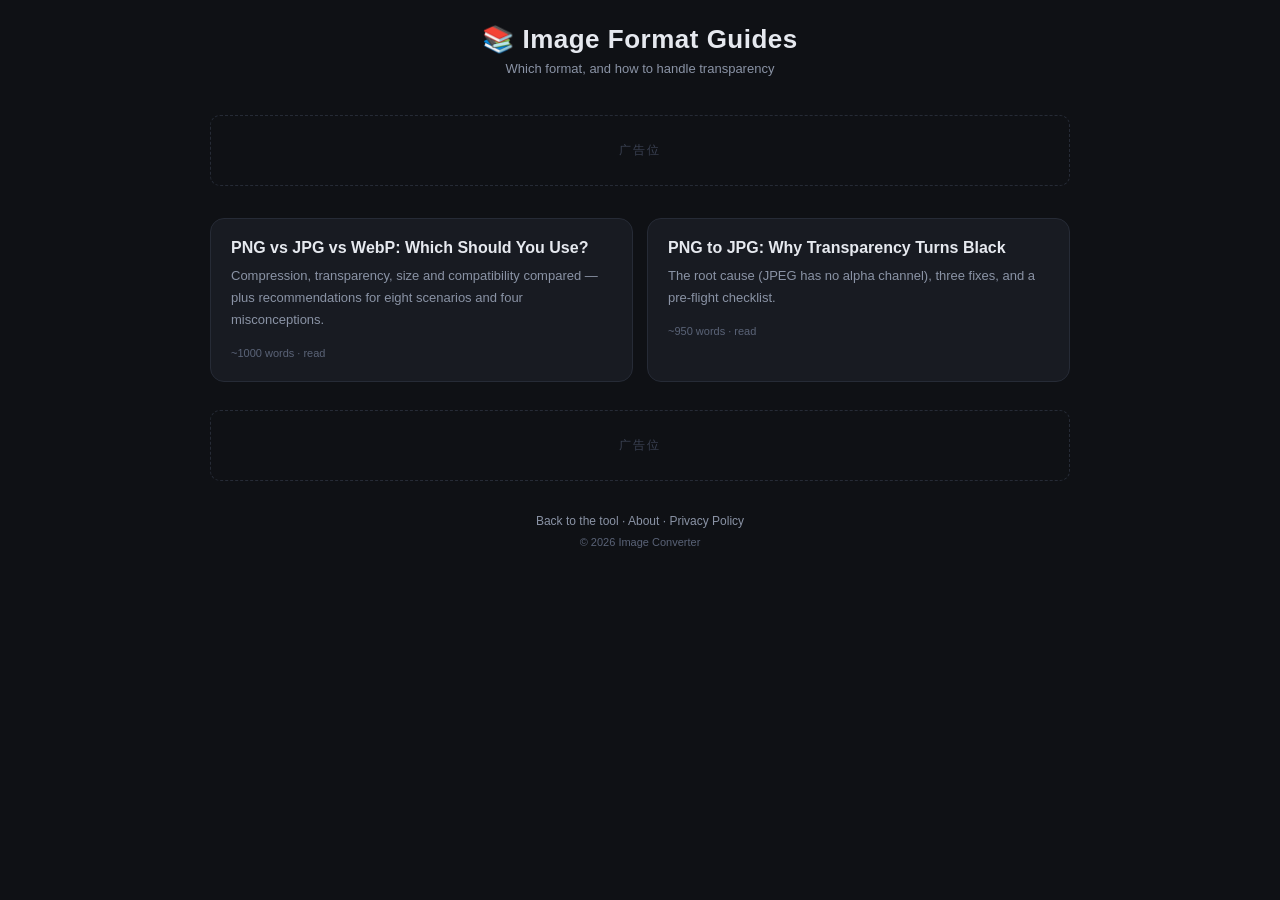
<file: en/blog/index.html>
<!DOCTYPE html>
<html lang="en">
<head>
<meta charset="UTF-8">
<meta name="viewport" content="width=device-width, initial-scale=1.0">
<title>Image Format Guides · Choosing Formats & Transparency</title>
<meta name="description" content="Practical guides: choosing between PNG, JPG and WebP, and fixing transparency problems when converting.">
<link rel="canonical" href="https://haixiansheng.github.io/image-converter/en/blog/" />
<link rel="stylesheet" href="../../style.css">
<link rel="icon" type="image/png" sizes="32x32" href="../../favicon-32.png">
<link rel="icon" type="image/png" sizes="512x512" href="../../favicon-512.png">
<link rel="apple-touch-icon" sizes="180x180" href="../../apple-touch-icon.png">
<meta name="theme-color" content="#0b0d11">
<meta property="og:type" content="website">
<meta property="og:site_name" content="Free Online Image Tools">
<meta property="og:title" content="Image Format Guides · Choosing Formats & Transparency">
<meta property="og:description" content="Practical guides: choosing between PNG, JPG and WebP, and fixing transparency problems when converting.">
<meta property="og:url" content="https://haixiansheng.github.io/image-converter/en/blog/">
<meta property="og:image" content="https://haixiansheng.github.io/image-converter/og-en.png">
<meta property="og:image:width" content="1200">
<meta property="og:image:height" content="630">
<meta property="og:locale" content="en_US">
<meta name="twitter:card" content="summary_large_image">
<meta name="twitter:title" content="Image Format Guides · Choosing Formats & Transparency">
<meta name="twitter:description" content="Practical guides: choosing between PNG, JPG and WebP, and fixing transparency problems when converting.">
<meta name="twitter:image" content="https://haixiansheng.github.io/image-converter/og-en.png">
</head>
<body>
<div class="app">
  <header>
    <h1>📚 Image Format Guides</h1>
    <p class="sub">Which format, and how to handle transparency</p>
  </header>

  <div class="ad-slot ad-top"></div>

  <div class="cards">
    <a class="card" href="png-vs-jpg-vs-webp.html">
      <h3>PNG vs JPG vs WebP: Which Should You Use?</h3>
      <p>Compression, transparency, size and compatibility compared — plus recommendations for eight scenarios and four misconceptions.</p>
      <span class="card-meta">~1000 words · read</span>
    </a>
    <a class="card" href="png-to-jpg-transparency-black.html">
      <h3>PNG to JPG: Why Transparency Turns Black</h3>
      <p>The root cause (JPEG has no alpha channel), three fixes, and a pre-flight checklist.</p>
      <span class="card-meta">~950 words · read</span>
    </a>
  </div>

  <div class="ad-slot ad-bottom"></div>

  <footer>
    <nav class="foot-nav">
      <a href="../../en/index.html">Back to the tool</a> ·
      <a href="../about.html">About</a> ·
      <a href="../privacy.html">Privacy Policy</a>
    </nav>
    <p class="copy">© 2026 Image Converter</p>
  </footer>
</div>
</body>
</html>
</file>
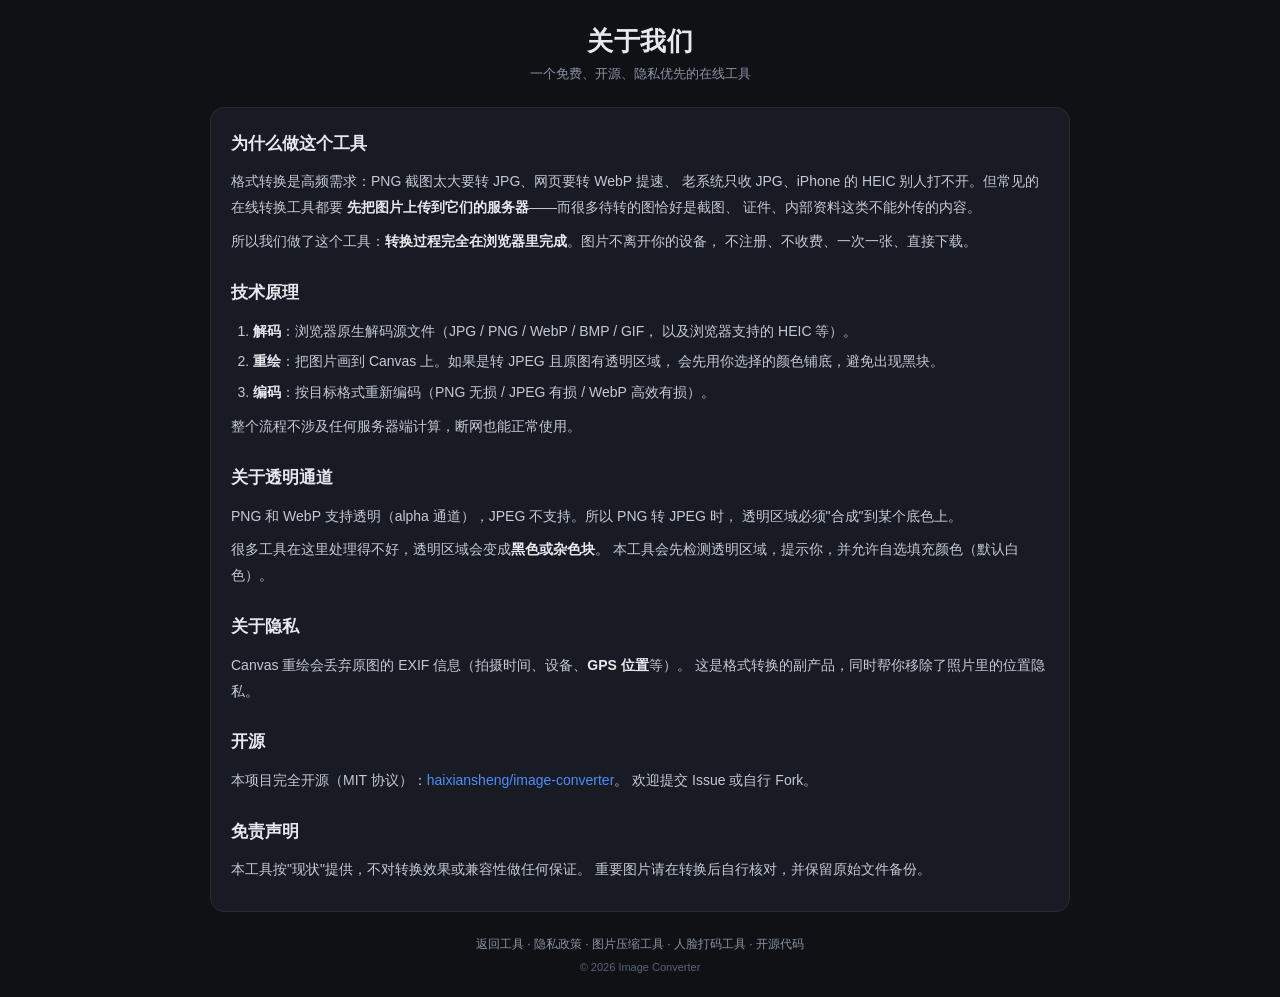
<file: about.html>
<!DOCTYPE html>
<html lang="zh-CN">
<head>
<meta charset="UTF-8">
<meta name="viewport" content="width=device-width, initial-scale=1.0">
<title>关于我们 · 图片格式转换</title>
<meta name="description" content="关于免费在线图片格式转换工具：技术原理、透明通道处理与开源信息。">
<link rel="stylesheet" href="style.css">
<link rel="canonical" href="https://haixiansheng.github.io/image-converter/about.html" />
<link rel="alternate" hreflang="zh-CN" href="https://haixiansheng.github.io/image-converter/about.html" />
<link rel="alternate" hreflang="en" href="https://haixiansheng.github.io/image-converter/en/about.html" />
<link rel="icon" type="image/png" sizes="32x32" href="favicon-32.png">
<link rel="icon" type="image/png" sizes="512x512" href="favicon-512.png">
<link rel="apple-touch-icon" sizes="180x180" href="apple-touch-icon.png">
<meta name="theme-color" content="#0b0d11">
<meta property="og:type" content="website">
<meta property="og:site_name" content="免费在线图片工具">
<meta property="og:title" content="关于我们 · 图片格式转换">
<meta property="og:description" content="关于免费在线图片格式转换工具：技术原理、透明通道处理与开源信息。">
<meta property="og:url" content="https://haixiansheng.github.io/image-converter/about.html">
<meta property="og:image" content="https://haixiansheng.github.io/image-converter/og-zh.png">
<meta property="og:image:width" content="1200">
<meta property="og:image:height" content="630">
<meta property="og:locale" content="zh_CN">
<meta name="twitter:card" content="summary_large_image">
<meta name="twitter:title" content="关于我们 · 图片格式转换">
<meta name="twitter:description" content="关于免费在线图片格式转换工具：技术原理、透明通道处理与开源信息。">
<meta name="twitter:image" content="https://haixiansheng.github.io/image-converter/og-zh.png">
</head>
<body>
<div class="app">
  <header>
    <h1>关于我们</h1>
    <p class="sub">一个免费、开源、隐私优先的在线工具</p>
  </header>

  <section class="panel content">
    <h2>为什么做这个工具</h2>
    <p>格式转换是高频需求：PNG 截图太大要转 JPG、网页要转 WebP 提速、
       老系统只收 JPG、iPhone 的 HEIC 别人打不开。但常见的在线转换工具都要
       <b>先把图片上传到它们的服务器</b>——而很多待转的图恰好是截图、
       证件、内部资料这类不能外传的内容。</p>
    <p>所以我们做了这个工具：<b>转换过程完全在浏览器里完成</b>。图片不离开你的设备，
       不注册、不收费、一次一张、直接下载。</p>

    <h2>技术原理</h2>
    <ol>
      <li><b>解码</b>：浏览器原生解码源文件（JPG / PNG / WebP / BMP / GIF，
          以及浏览器支持的 HEIC 等）。</li>
      <li><b>重绘</b>：把图片画到 Canvas 上。如果是转 JPEG 且原图有透明区域，
          会先用你选择的颜色铺底，避免出现黑块。</li>
      <li><b>编码</b>：按目标格式重新编码（PNG 无损 / JPEG 有损 / WebP 高效有损）。</li>
    </ol>
    <p>整个流程不涉及任何服务器端计算，断网也能正常使用。</p>

    <h2>关于透明通道</h2>
    <p>PNG 和 WebP 支持透明（alpha 通道），JPEG 不支持。所以 PNG 转 JPEG 时，
       透明区域必须"合成"到某个底色上。</p>
    <p>很多工具在这里处理得不好，透明区域会变成<b>黑色或杂色块</b>。
       本工具会先检测透明区域，提示你，并允许自选填充颜色（默认白色）。</p>

    <h2>关于隐私</h2>
    <p>Canvas 重绘会丢弃原图的 EXIF 信息（拍摄时间、设备、<b>GPS 位置</b>等）。
       这是格式转换的副产品，同时帮你移除了照片里的位置隐私。</p>

    <h2>开源</h2>
    <p>本项目完全开源（MIT 协议）：<a href="https://github.com/haixiansheng/image-converter" target="_blank" rel="noopener">haixiansheng/image-converter</a>。
       欢迎提交 Issue 或自行 Fork。</p>

    <h2>免责声明</h2>
    <p>本工具按"现状"提供，不对转换效果或兼容性做任何保证。
       重要图片请在转换后自行核对，并保留原始文件备份。</p>
  </section>

  <footer>
    <nav class="foot-nav">
      <a href="index.html">返回工具</a> ·
      <a href="privacy.html">隐私政策</a> ·
      <a href="https://haixiansheng.github.io/image-compressor/">图片压缩工具</a> ·
      <a href="https://haixiansheng.github.io/face-mosaic/">人脸打码工具</a> ·
      <a href="https://github.com/haixiansheng/image-converter" target="_blank" rel="noopener">开源代码</a>
    </nav>
    <p class="copy">© 2026 Image Converter</p>
  </footer>

</div>
</body>
</html>
</file>
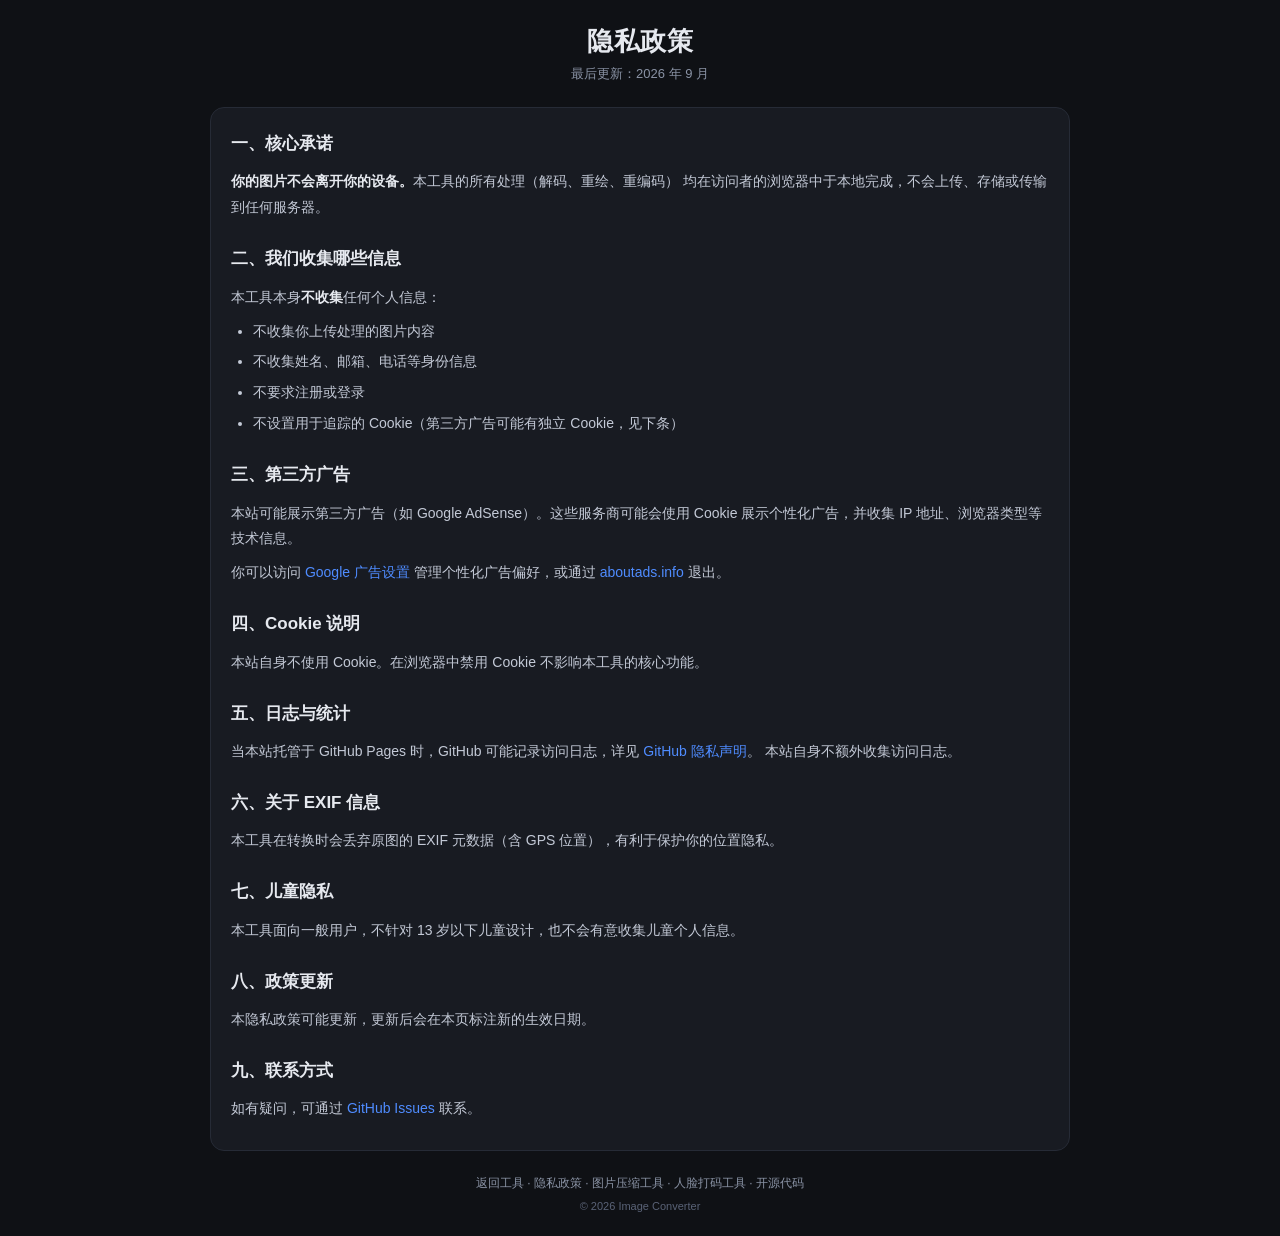
<file: privacy.html>
<!DOCTYPE html>
<html lang="zh-CN">
<head>
<meta charset="UTF-8">
<meta name="viewport" content="width=device-width, initial-scale=1.0">
<title>隐私政策 · 图片格式转换</title>
<meta name="description" content="图片格式转换工具的隐私政策，说明我们如何处理你的数据与隐私。">
<link rel="stylesheet" href="style.css">
<link rel="canonical" href="https://haixiansheng.github.io/image-converter/privacy.html" />
<link rel="alternate" hreflang="zh-CN" href="https://haixiansheng.github.io/image-converter/privacy.html" />
<link rel="alternate" hreflang="en" href="https://haixiansheng.github.io/image-converter/en/privacy.html" />
<link rel="icon" type="image/png" sizes="32x32" href="favicon-32.png">
<link rel="icon" type="image/png" sizes="512x512" href="favicon-512.png">
<link rel="apple-touch-icon" sizes="180x180" href="apple-touch-icon.png">
<meta name="theme-color" content="#0b0d11">
<meta property="og:type" content="website">
<meta property="og:site_name" content="免费在线图片工具">
<meta property="og:title" content="隐私政策 · 图片格式转换">
<meta property="og:description" content="图片格式转换工具的隐私政策，说明我们如何处理你的数据与隐私。">
<meta property="og:url" content="https://haixiansheng.github.io/image-converter/privacy.html">
<meta property="og:image" content="https://haixiansheng.github.io/image-converter/og-zh.png">
<meta property="og:image:width" content="1200">
<meta property="og:image:height" content="630">
<meta property="og:locale" content="zh_CN">
<meta name="twitter:card" content="summary_large_image">
<meta name="twitter:title" content="隐私政策 · 图片格式转换">
<meta name="twitter:description" content="图片格式转换工具的隐私政策，说明我们如何处理你的数据与隐私。">
<meta name="twitter:image" content="https://haixiansheng.github.io/image-converter/og-zh.png">
</head>
<body>
<div class="app">
  <header>
    <h1>隐私政策</h1>
    <p class="sub">最后更新：2026 年 9 月</p>
  </header>

  <section class="panel content">
    <h2>一、核心承诺</h2>
    <p><b>你的图片不会离开你的设备。</b>本工具的所有处理（解码、重绘、重编码）
       均在访问者的浏览器中于本地完成，不会上传、存储或传输到任何服务器。</p>

    <h2>二、我们收集哪些信息</h2>
    <p>本工具本身<b>不收集</b>任何个人信息：</p>
    <ul>
      <li>不收集你上传处理的图片内容</li>
      <li>不收集姓名、邮箱、电话等身份信息</li>
      <li>不要求注册或登录</li>
      <li>不设置用于追踪的 Cookie（第三方广告可能有独立 Cookie，见下条）</li>
    </ul>

    <h2>三、第三方广告</h2>
    <p>本站可能展示第三方广告（如 Google AdSense）。这些服务商可能会使用 Cookie
       展示个性化广告，并收集 IP 地址、浏览器类型等技术信息。</p>
    <p>你可以访问
       <a href="https://www.google.com/settings/ads" target="_blank" rel="noopener">Google 广告设置</a>
       管理个性化广告偏好，或通过
       <a href="https://www.aboutads.info/choices/" target="_blank" rel="noopener">aboutads.info</a> 退出。</p>

    <h2>四、Cookie 说明</h2>
    <p>本站自身不使用 Cookie。在浏览器中禁用 Cookie 不影响本工具的核心功能。</p>

    <h2>五、日志与统计</h2>
    <p>当本站托管于 GitHub Pages 时，GitHub 可能记录访问日志，详见
       <a href="https://docs.github.com/site-policy/privacy-policies/github-privacy-statement" target="_blank" rel="noopener">GitHub 隐私声明</a>。
       本站自身不额外收集访问日志。</p>

    <h2>六、关于 EXIF 信息</h2>
    <p>本工具在转换时会丢弃原图的 EXIF 元数据（含 GPS 位置），有利于保护你的位置隐私。</p>

    <h2>七、儿童隐私</h2>
    <p>本工具面向一般用户，不针对 13 岁以下儿童设计，也不会有意收集儿童个人信息。</p>

    <h2>八、政策更新</h2>
    <p>本隐私政策可能更新，更新后会在本页标注新的生效日期。</p>

    <h2>九、联系方式</h2>
    <p>如有疑问，可通过 <a href="https://github.com/haixiansheng/image-converter/issues" target="_blank" rel="noopener">GitHub Issues</a> 联系。</p>
  </section>

  <footer>
    <nav class="foot-nav">
      <a href="index.html">返回工具</a> ·
      <a href="privacy.html">隐私政策</a> ·
      <a href="https://haixiansheng.github.io/image-compressor/">图片压缩工具</a> ·
      <a href="https://haixiansheng.github.io/face-mosaic/">人脸打码工具</a> ·
      <a href="https://github.com/haixiansheng/image-converter" target="_blank" rel="noopener">开源代码</a>
    </nav>
    <p class="copy">© 2026 Image Converter</p>
  </footer>

</div>
</body>
</html>
</file>
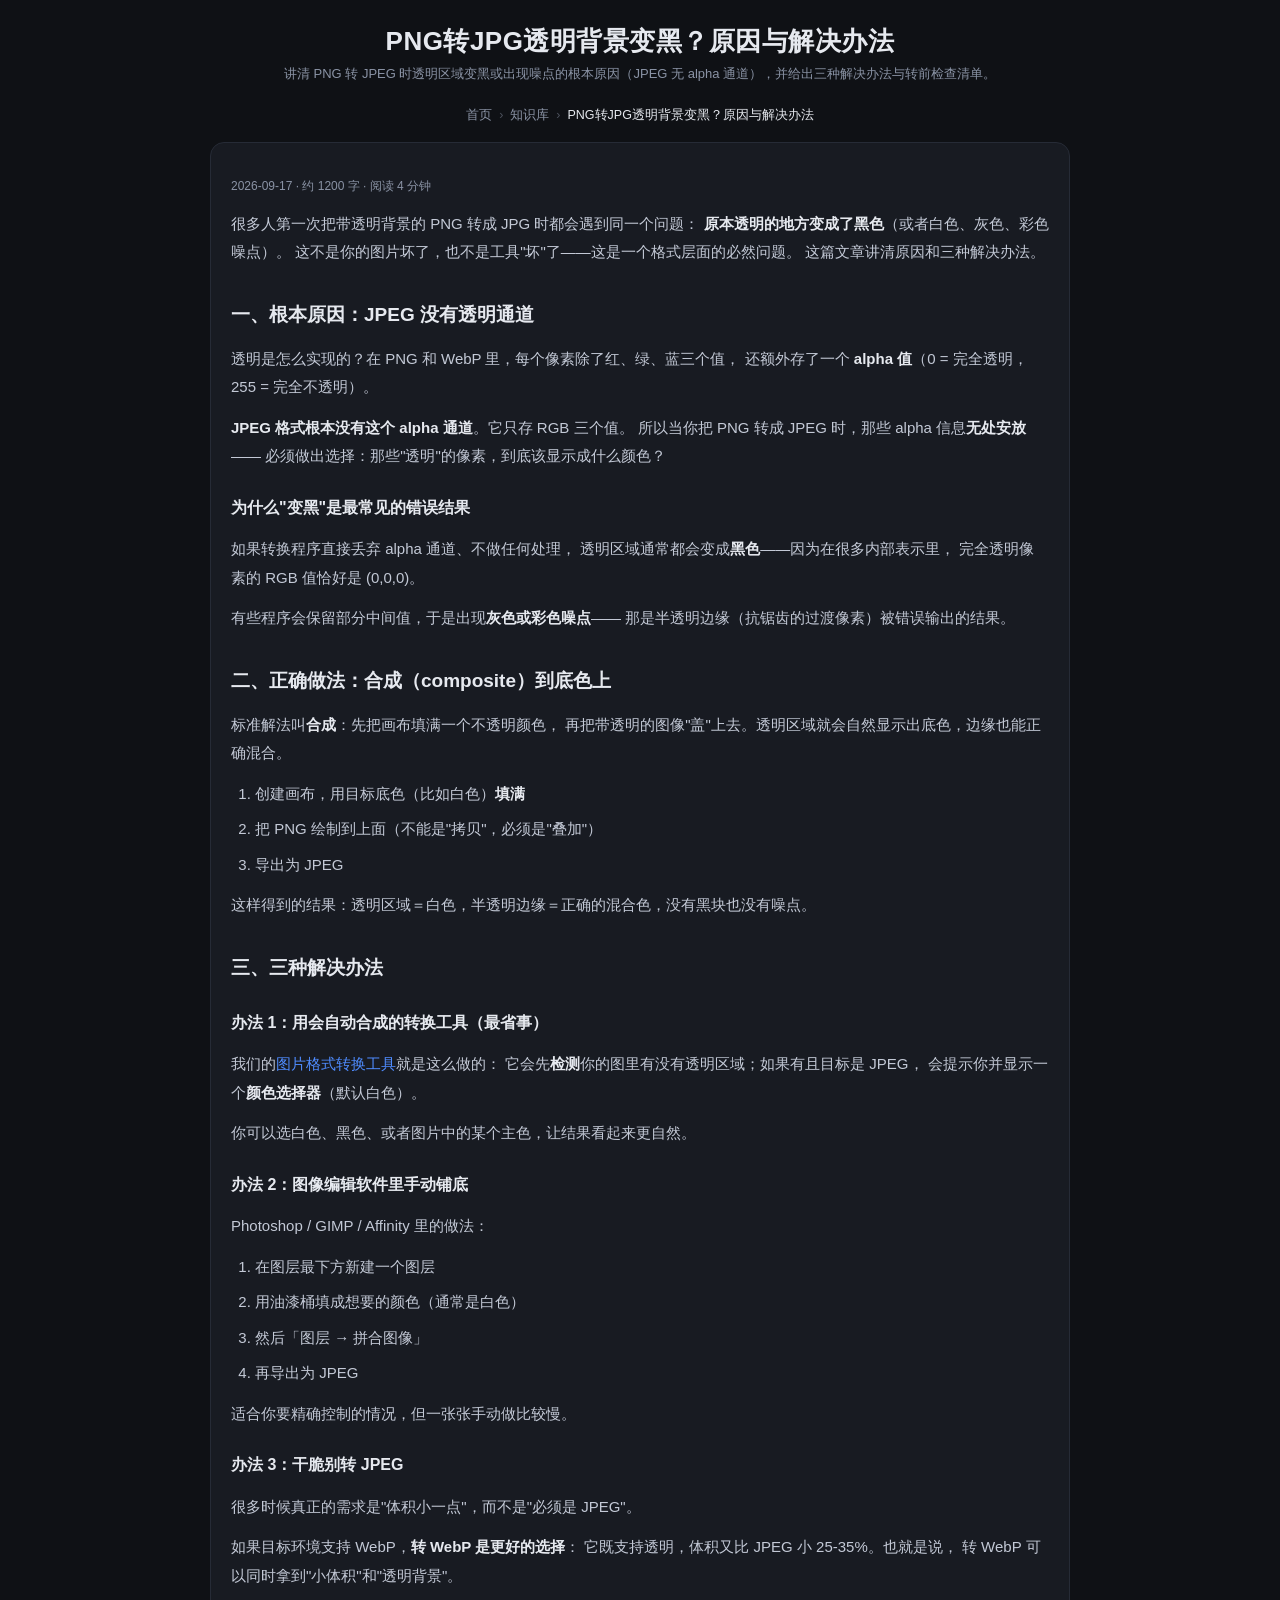
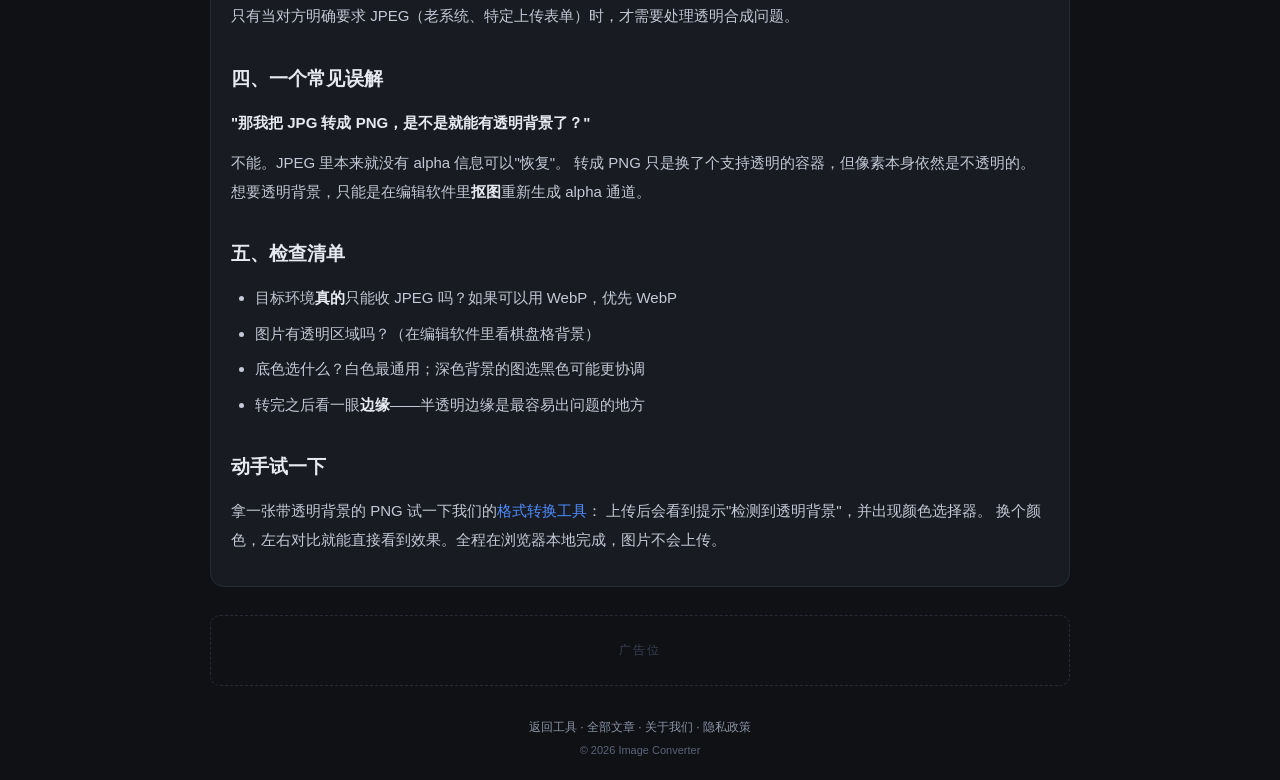
<file: blog/png-to-jpg-transparency-black.html>
<!DOCTYPE html>
<html lang="zh-CN">
<head>
<meta charset="UTF-8">
<meta name="viewport" content="width=device-width, initial-scale=1.0">
<title>PNG转JPG透明背景变黑？原因与解决办法 · 图片格式转换</title>
<meta name="description" content="讲清 PNG 转 JPEG 时透明区域变黑或出现噪点的根本原因（JPEG 无 alpha 通道），并给出三种解决办法与转前检查清单。">
<link rel="canonical" href="https://haixiansheng.github.io/image-converter/blog/png-to-jpg-transparency-black.html" />
<link rel="stylesheet" href="../style.css">
<link rel="icon" type="image/png" sizes="32x32" href="../favicon-32.png">
<link rel="icon" type="image/png" sizes="512x512" href="../favicon-512.png">
<link rel="apple-touch-icon" sizes="180x180" href="../apple-touch-icon.png">
<meta name="theme-color" content="#0b0d11">
<meta property="og:type" content="website">
<meta property="og:site_name" content="免费在线图片工具">
<meta property="og:title" content="PNG转JPG透明背景变黑？原因与解决办法 · 图片格式转换">
<meta property="og:description" content="讲清 PNG 转 JPEG 时透明区域变黑或出现噪点的根本原因（JPEG 无 alpha 通道），并给出三种解决办法与转前检查清单。">
<meta property="og:url" content="https://haixiansheng.github.io/image-converter/blog/png-to-jpg-transparency-black.html">
<meta property="og:image" content="https://haixiansheng.github.io/image-converter/og-zh.png">
<meta property="og:image:width" content="1200">
<meta property="og:image:height" content="630">
<meta property="og:locale" content="zh_CN">
<meta name="twitter:card" content="summary_large_image">
<meta name="twitter:title" content="PNG转JPG透明背景变黑？原因与解决办法 · 图片格式转换">
<meta name="twitter:description" content="讲清 PNG 转 JPEG 时透明区域变黑或出现噪点的根本原因（JPEG 无 alpha 通道），并给出三种解决办法与转前检查清单。">
<meta name="twitter:image" content="https://haixiansheng.github.io/image-converter/og-zh.png">
<script type="application/ld+json">
{
  "@context": "https://schema.org",
  "@type": "BreadcrumbList",
  "itemListElement": [
    {
      "@type": "ListItem",
      "position": 1,
      "name": "首页",
      "item": "https://haixiansheng.github.io/image-converter/"
    },
    {
      "@type": "ListItem",
      "position": 2,
      "name": "知识库",
      "item": "https://haixiansheng.github.io/image-converter/blog/"
    },
    {
      "@type": "ListItem",
      "position": 3,
      "name": "PNG转JPG透明背景变黑？原因与解决办法"
    }
  ]
}
</script>
</head>
<body>
<div class="app">
  <header>
    <h1>PNG转JPG透明背景变黑？原因与解决办法</h1>
    <p class="sub">讲清 PNG 转 JPEG 时透明区域变黑或出现噪点的根本原因（JPEG 无 alpha 通道），并给出三种解决办法与转前检查清单。</p>
  </header>

    <nav class="breadcrumb" aria-label="Breadcrumb">
      <a href="https://haixiansheng.github.io/image-converter/">首页</a><span class="sep">›</span><a href="https://haixiansheng.github.io/image-converter/blog/">知识库</a><span class="sep">›</span><span class="cur">PNG转JPG透明背景变黑？原因与解决办法</span>
    </nav>

  <section class="panel content article">

    <p class="article-meta">2026-09-17 · 约 1200 字 · 阅读 4 分钟</p>

    <p>很多人第一次把带透明背景的 PNG 转成 JPG 时都会遇到同一个问题：
       <b>原本透明的地方变成了黑色</b>（或者白色、灰色、彩色噪点）。
       这不是你的图片坏了，也不是工具"坏"了——这是一个格式层面的必然问题。
       这篇文章讲清原因和三种解决办法。</p>

    <h2>一、根本原因：JPEG 没有透明通道</h2>
    <p>透明是怎么实现的？在 PNG 和 WebP 里，每个像素除了红、绿、蓝三个值，
       还额外存了一个 <b>alpha 值</b>（0 = 完全透明，255 = 完全不透明）。</p>
    <p><b>JPEG 格式根本没有这个 alpha 通道</b>。它只存 RGB 三个值。
       所以当你把 PNG 转成 JPEG 时，那些 alpha 信息<b>无处安放</b>——
       必须做出选择：那些"透明"的像素，到底该显示成什么颜色？</p>

    <h3>为什么"变黑"是最常见的错误结果</h3>
    <p>如果转换程序直接丢弃 alpha 通道、不做任何处理，
       透明区域通常都会变成<b>黑色</b>——因为在很多内部表示里，
       完全透明像素的 RGB 值恰好是 (0,0,0)。</p>
    <p>有些程序会保留部分中间值，于是出现<b>灰色或彩色噪点</b>——
       那是半透明边缘（抗锯齿的过渡像素）被错误输出的结果。</p>

    <h2>二、正确做法：合成（composite）到底色上</h2>
    <p>标准解法叫<b>合成</b>：先把画布填满一个不透明颜色，
       再把带透明的图像"盖"上去。透明区域就会自然显示出底色，边缘也能正确混合。</p>
    <ol>
      <li>创建画布，用目标底色（比如白色）<b>填满</b></li>
      <li>把 PNG 绘制到上面（不能是"拷贝"，必须是"叠加"）</li>
      <li>导出为 JPEG</li>
    </ol>
    <p>这样得到的结果：透明区域＝白色，半透明边缘＝正确的混合色，没有黑块也没有噪点。</p>

    <h2>三、三种解决办法</h2>

    <h3>办法 1：用会自动合成的转换工具（最省事）</h3>
    <p>我们的<a href="../index.html">图片格式转换工具</a>就是这么做的：
       它会先<b>检测</b>你的图里有没有透明区域；如果有且目标是 JPEG，
       会提示你并显示一个<b>颜色选择器</b>（默认白色）。</p>
    <p>你可以选白色、黑色、或者图片中的某个主色，让结果看起来更自然。</p>

    <h3>办法 2：图像编辑软件里手动铺底</h3>
    <p>Photoshop / GIMP / Affinity 里的做法：</p>
    <ol>
      <li>在图层最下方新建一个图层</li>
      <li>用油漆桶填成想要的颜色（通常是白色）</li>
      <li>然后「图层 → 拼合图像」</li>
      <li>再导出为 JPEG</li>
    </ol>
    <p>适合你要精确控制的情况，但一张张手动做比较慢。</p>

    <h3>办法 3：干脆别转 JPEG</h3>
    <p>很多时候真正的需求是"体积小一点"，而不是"必须是 JPEG"。</p>
    <p>如果目标环境支持 WebP，<b>转 WebP 是更好的选择</b>：
       它既支持透明，体积又比 JPEG 小 25-35%。也就是说，
       转 WebP 可以同时拿到"小体积"和"透明背景"。</p>
    <p>只有当对方明确要求 JPEG（老系统、特定上传表单）时，才需要处理透明合成问题。</p>

    <h2>四、一个常见误解</h2>
    <p><b>"那我把 JPG 转成 PNG，是不是就能有透明背景了？"</b></p>
    <p>不能。JPEG 里本来就没有 alpha 信息可以"恢复"。
       转成 PNG 只是换了个支持透明的容器，但像素本身依然是不透明的。
       想要透明背景，只能是在编辑软件里<b>抠图</b>重新生成 alpha 通道。</p>

    <h2>五、检查清单</h2>
    <ul>
      <li>目标环境<b>真的</b>只能收 JPEG 吗？如果可以用 WebP，优先 WebP</li>
      <li>图片有透明区域吗？（在编辑软件里看棋盘格背景）</li>
      <li>底色选什么？白色最通用；深色背景的图选黑色可能更协调</li>
      <li>转完之后看一眼<b>边缘</b>——半透明边缘是最容易出问题的地方</li>
    </ul>

    <h2>动手试一下</h2>
    <p>拿一张带透明背景的 PNG 试一下我们的<a href="../index.html">格式转换工具</a>：
       上传后会看到提示"检测到透明背景"，并出现颜色选择器。
       换个颜色，左右对比就能直接看到效果。全程在浏览器本地完成，图片不会上传。</p>

  </section>
  <div class="ad-slot ad-bottom"></div>
  <footer>
    <nav class="foot-nav">
      <a href="../index.html">返回工具</a> ·
      <a href="index.html">全部文章</a> ·
      <a href="../about.html">关于我们</a> ·
      <a href="../privacy.html">隐私政策</a>
    </nav>
    <p class="copy">© 2026 Image Converter</p>
  </footer>
</div>
</body>
</html>
</file>
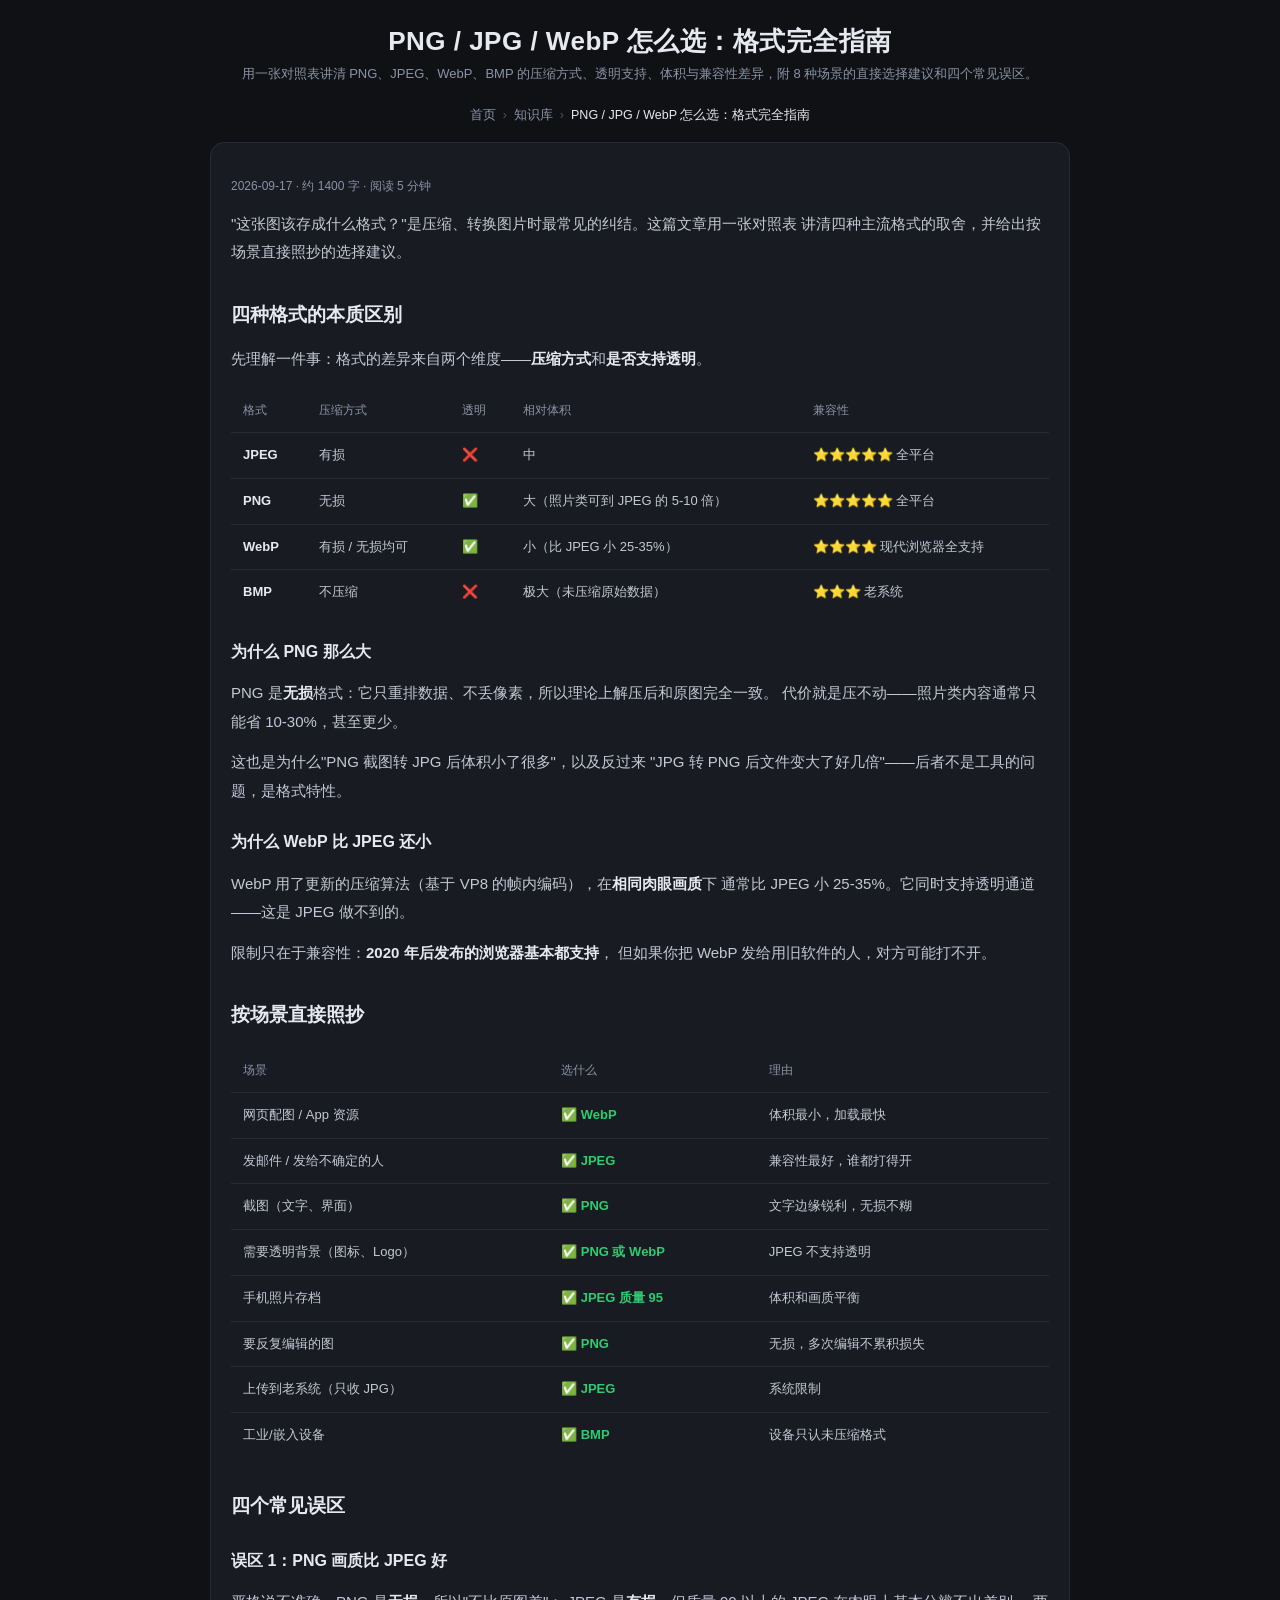
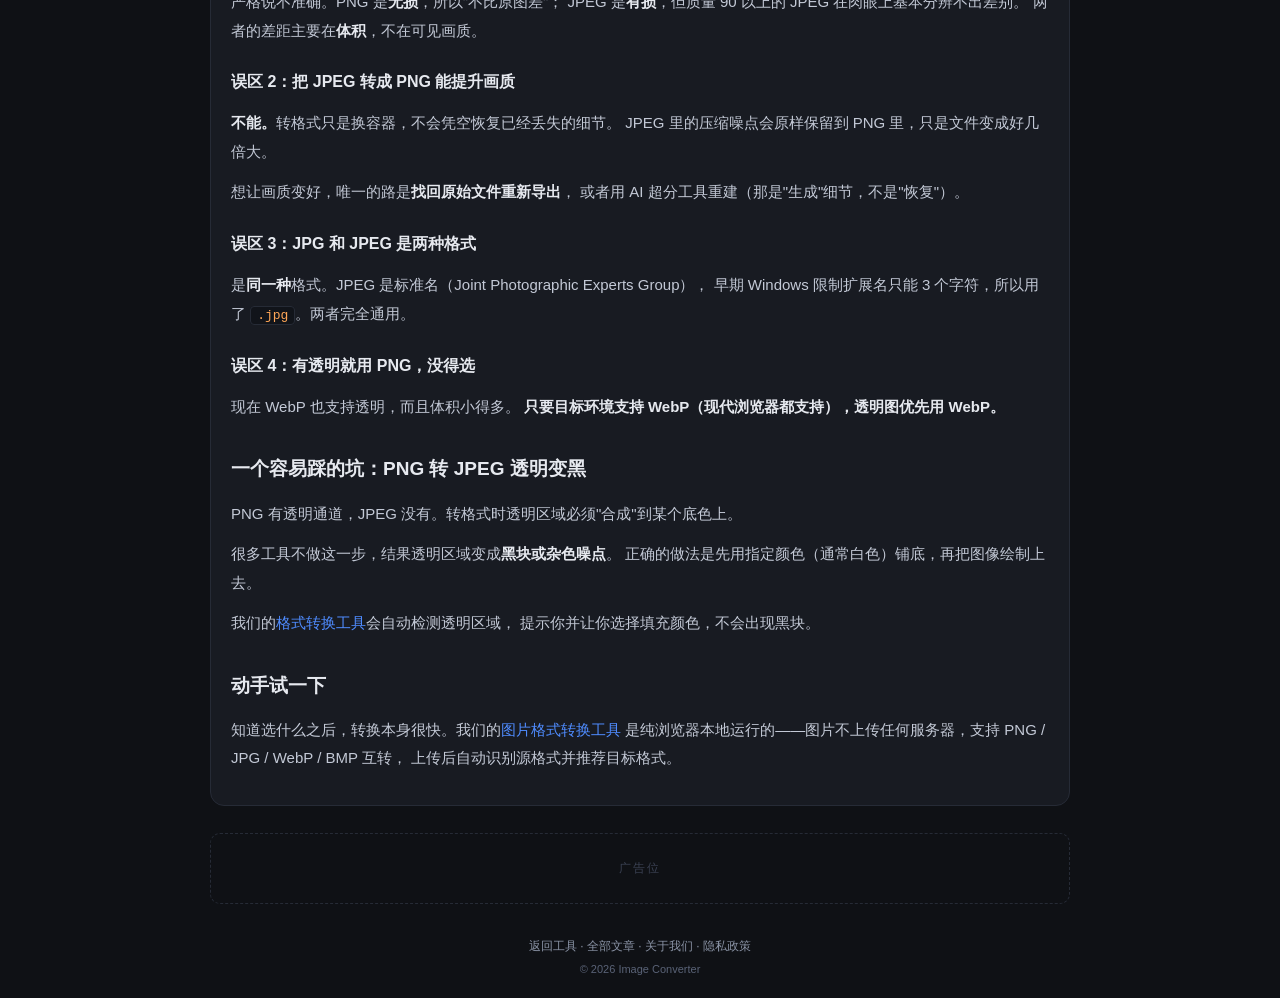
<file: blog/png-vs-jpg-vs-webp.html>
<!DOCTYPE html>
<html lang="zh-CN">
<head>
<meta charset="UTF-8">
<meta name="viewport" content="width=device-width, initial-scale=1.0">
<title>PNG / JPG / WebP 怎么选：格式完全指南 · 图片格式转换</title>
<meta name="description" content="用一张对照表讲清 PNG、JPEG、WebP、BMP 的压缩方式、透明支持、体积与兼容性差异，附 8 种场景的直接选择建议和四个常见误区。">
<link rel="canonical" href="https://haixiansheng.github.io/image-converter/blog/png-vs-jpg-vs-webp.html" />
<link rel="stylesheet" href="../style.css">
<link rel="icon" type="image/png" sizes="32x32" href="../favicon-32.png">
<link rel="icon" type="image/png" sizes="512x512" href="../favicon-512.png">
<link rel="apple-touch-icon" sizes="180x180" href="../apple-touch-icon.png">
<meta name="theme-color" content="#0b0d11">
<meta property="og:type" content="website">
<meta property="og:site_name" content="免费在线图片工具">
<meta property="og:title" content="PNG / JPG / WebP 怎么选：格式完全指南 · 图片格式转换">
<meta property="og:description" content="用一张对照表讲清 PNG、JPEG、WebP、BMP 的压缩方式、透明支持、体积与兼容性差异，附 8 种场景的直接选择建议和四个常见误区。">
<meta property="og:url" content="https://haixiansheng.github.io/image-converter/blog/png-vs-jpg-vs-webp.html">
<meta property="og:image" content="https://haixiansheng.github.io/image-converter/og-zh.png">
<meta property="og:image:width" content="1200">
<meta property="og:image:height" content="630">
<meta property="og:locale" content="zh_CN">
<meta name="twitter:card" content="summary_large_image">
<meta name="twitter:title" content="PNG / JPG / WebP 怎么选：格式完全指南 · 图片格式转换">
<meta name="twitter:description" content="用一张对照表讲清 PNG、JPEG、WebP、BMP 的压缩方式、透明支持、体积与兼容性差异，附 8 种场景的直接选择建议和四个常见误区。">
<meta name="twitter:image" content="https://haixiansheng.github.io/image-converter/og-zh.png">
<script type="application/ld+json">
{
  "@context": "https://schema.org",
  "@type": "BreadcrumbList",
  "itemListElement": [
    {
      "@type": "ListItem",
      "position": 1,
      "name": "首页",
      "item": "https://haixiansheng.github.io/image-converter/"
    },
    {
      "@type": "ListItem",
      "position": 2,
      "name": "知识库",
      "item": "https://haixiansheng.github.io/image-converter/blog/"
    },
    {
      "@type": "ListItem",
      "position": 3,
      "name": "PNG / JPG / WebP 怎么选：格式完全指南"
    }
  ]
}
</script>
</head>
<body>
<div class="app">
  <header>
    <h1>PNG / JPG / WebP 怎么选：格式完全指南</h1>
    <p class="sub">用一张对照表讲清 PNG、JPEG、WebP、BMP 的压缩方式、透明支持、体积与兼容性差异，附 8 种场景的直接选择建议和四个常见误区。</p>
  </header>

    <nav class="breadcrumb" aria-label="Breadcrumb">
      <a href="https://haixiansheng.github.io/image-converter/">首页</a><span class="sep">›</span><a href="https://haixiansheng.github.io/image-converter/blog/">知识库</a><span class="sep">›</span><span class="cur">PNG / JPG / WebP 怎么选：格式完全指南</span>
    </nav>

  <section class="panel content article">

    <p class="article-meta">2026-09-17 · 约 1400 字 · 阅读 5 分钟</p>

    <p>"这张图该存成什么格式？"是压缩、转换图片时最常见的纠结。这篇文章用一张对照表
       讲清四种主流格式的取舍，并给出按场景直接照抄的选择建议。</p>

    <h2>四种格式的本质区别</h2>
    <p>先理解一件事：格式的差异来自两个维度——<b>压缩方式</b>和<b>是否支持透明</b>。</p>
    <table class="compare-table">
      <thead>
        <tr><th>格式</th><th>压缩方式</th><th>透明</th><th>相对体积</th><th>兼容性</th></tr>
      </thead>
      <tbody>
        <tr><td><b>JPEG</b></td><td>有损</td><td>❌</td><td>中</td><td>⭐⭐⭐⭐⭐ 全平台</td></tr>
        <tr><td><b>PNG</b></td><td>无损</td><td>✅</td><td>大（照片类可到 JPEG 的 5-10 倍）</td><td>⭐⭐⭐⭐⭐ 全平台</td></tr>
        <tr><td><b>WebP</b></td><td>有损 / 无损均可</td><td>✅</td><td>小（比 JPEG 小 25-35%）</td><td>⭐⭐⭐⭐ 现代浏览器全支持</td></tr>
        <tr><td><b>BMP</b></td><td>不压缩</td><td>❌</td><td>极大（未压缩原始数据）</td><td>⭐⭐⭐ 老系统</td></tr>
      </tbody>
    </table>

    <h3>为什么 PNG 那么大</h3>
    <p>PNG 是<b>无损</b>格式：它只重排数据、不丢像素，所以理论上解压后和原图完全一致。
       代价就是压不动——照片类内容通常只能省 10-30%，甚至更少。</p>
    <p>这也是为什么"PNG 截图转 JPG 后体积小了很多"，以及反过来
       "JPG 转 PNG 后文件变大了好几倍"——后者不是工具的问题，是格式特性。</p>

    <h3>为什么 WebP 比 JPEG 还小</h3>
    <p>WebP 用了更新的压缩算法（基于 VP8 的帧内编码），在<b>相同肉眼画质</b>下
       通常比 JPEG 小 25-35%。它同时支持透明通道——这是 JPEG 做不到的。</p>
    <p>限制只在于兼容性：<b>2020 年后发布的浏览器基本都支持</b>，
       但如果你把 WebP 发给用旧软件的人，对方可能打不开。</p>

    <h2>按场景直接照抄</h2>
    <table class="compare-table">
      <thead>
        <tr><th>场景</th><th>选什么</th><th>理由</th></tr>
      </thead>
      <tbody>
        <tr><td>网页配图 / App 资源</td><td class="us">✅ WebP</td><td>体积最小，加载最快</td></tr>
        <tr><td>发邮件 / 发给不确定的人</td><td class="us">✅ JPEG</td><td>兼容性最好，谁都打得开</td></tr>
        <tr><td>截图（文字、界面）</td><td class="us">✅ PNG</td><td>文字边缘锐利，无损不糊</td></tr>
        <tr><td>需要透明背景（图标、Logo）</td><td class="us">✅ PNG 或 WebP</td><td>JPEG 不支持透明</td></tr>
        <tr><td>手机照片存档</td><td class="us">✅ JPEG 质量 95</td><td>体积和画质平衡</td></tr>
        <tr><td>要反复编辑的图</td><td class="us">✅ PNG</td><td>无损，多次编辑不累积损失</td></tr>
        <tr><td>上传到老系统（只收 JPG）</td><td class="us">✅ JPEG</td><td>系统限制</td></tr>
        <tr><td>工业/嵌入设备</td><td class="us">✅ BMP</td><td>设备只认未压缩格式</td></tr>
      </tbody>
    </table>

    <h2>四个常见误区</h2>

    <h3>误区 1：PNG 画质比 JPEG 好</h3>
    <p>严格说不准确。PNG 是<b>无损</b>，所以"不比原图差"；
       JPEG 是<b>有损</b>，但质量 90 以上的 JPEG 在肉眼上基本分辨不出差别。
       两者的差距主要在<b>体积</b>，不在可见画质。</p>

    <h3>误区 2：把 JPEG 转成 PNG 能提升画质</h3>
    <p><b>不能。</b>转格式只是换容器，不会凭空恢复已经丢失的细节。
       JPEG 里的压缩噪点会原样保留到 PNG 里，只是文件变成好几倍大。</p>
    <p>想让画质变好，唯一的路是<b>找回原始文件重新导出</b>，
       或者用 AI 超分工具重建（那是"生成"细节，不是"恢复"）。</p>

    <h3>误区 3：JPG 和 JPEG 是两种格式</h3>
    <p>是<b>同一种</b>格式。JPEG 是标准名（Joint Photographic Experts Group），
       早期 Windows 限制扩展名只能 3 个字符，所以用了 <code>.jpg</code>。两者完全通用。</p>

    <h3>误区 4：有透明就用 PNG，没得选</h3>
    <p>现在 WebP 也支持透明，而且体积小得多。
       <b>只要目标环境支持 WebP（现代浏览器都支持），透明图优先用 WebP。</b></p>

    <h2>一个容易踩的坑：PNG 转 JPEG 透明变黑</h2>
    <p>PNG 有透明通道，JPEG 没有。转格式时透明区域必须"合成"到某个底色上。</p>
    <p>很多工具不做这一步，结果透明区域变成<b>黑块或杂色噪点</b>。
       正确的做法是先用指定颜色（通常白色）铺底，再把图像绘制上去。</p>
    <p>我们的<a href="../index.html">格式转换工具</a>会自动检测透明区域，
       提示你并让你选择填充颜色，不会出现黑块。</p>

    <h2>动手试一下</h2>
    <p>知道选什么之后，转换本身很快。我们的<a href="../index.html">图片格式转换工具</a>
       是纯浏览器本地运行的——图片不上传任何服务器，支持 PNG / JPG / WebP / BMP 互转，
       上传后自动识别源格式并推荐目标格式。</p>

  </section>
  <div class="ad-slot ad-bottom"></div>
  <footer>
    <nav class="foot-nav">
      <a href="../index.html">返回工具</a> ·
      <a href="index.html">全部文章</a> ·
      <a href="../about.html">关于我们</a> ·
      <a href="../privacy.html">隐私政策</a>
    </nav>
    <p class="copy">© 2026 Image Converter</p>
  </footer>
</div>
</body>
</html>
</file>
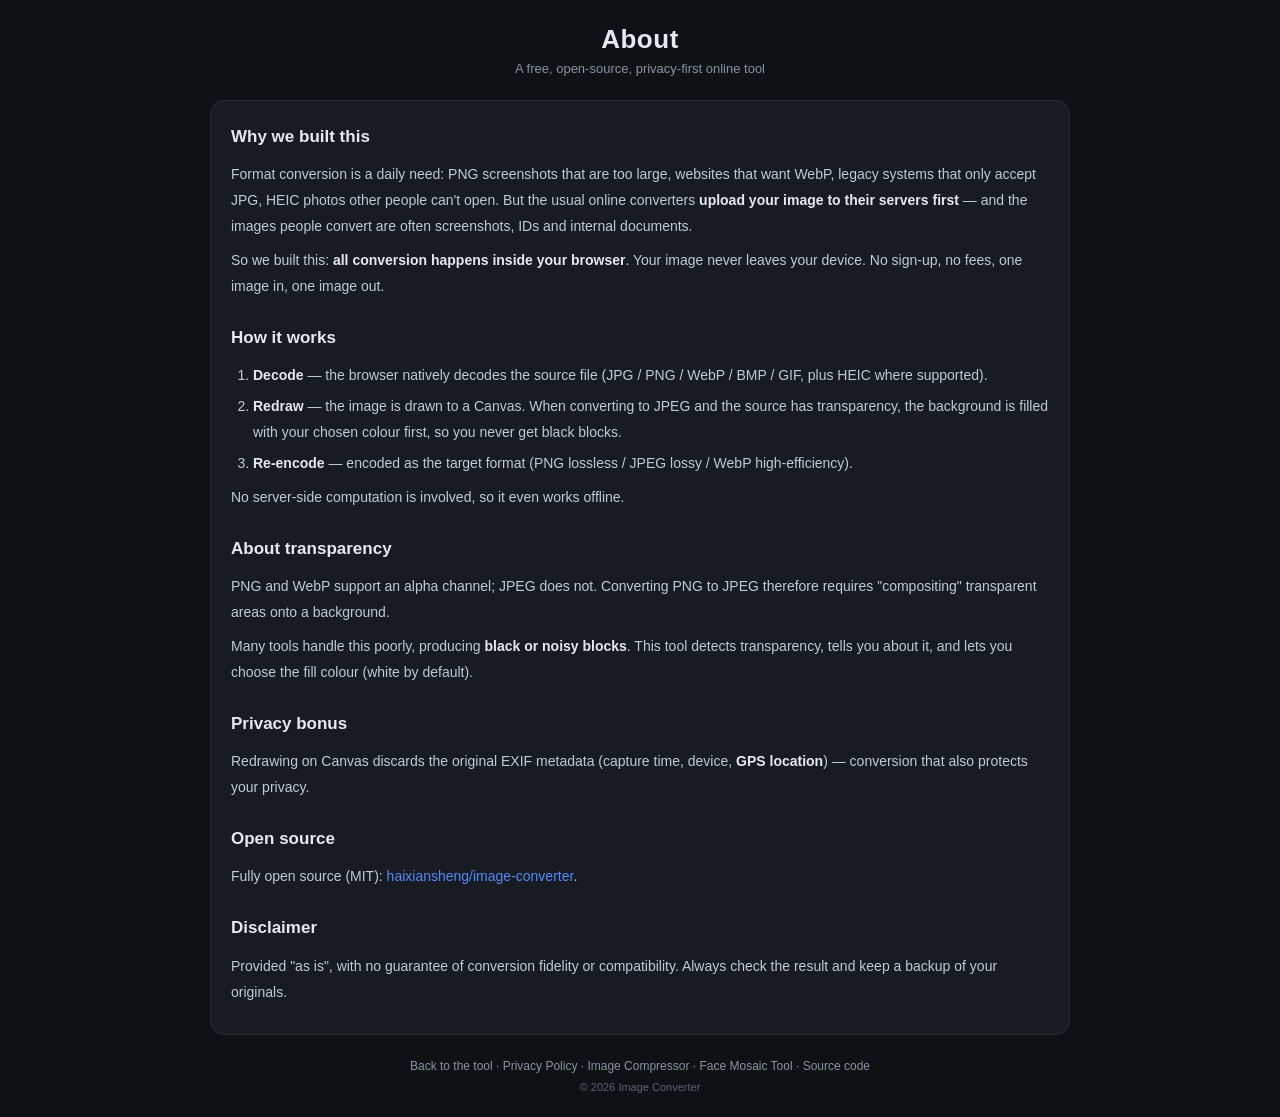
<file: en/about.html>
<!DOCTYPE html>
<html lang="en">
<head>
<meta charset="UTF-8">
<meta name="viewport" content="width=device-width, initial-scale=1.0">
<title>About · Image Converter</title>
<meta name="description" content="About the free online image format converter: how it works, transparency handling, and open source info.">
<link rel="stylesheet" href="../style.css">
<link rel="canonical" href="https://haixiansheng.github.io/image-converter/en/about.html" />
<link rel="alternate" hreflang="zh-CN" href="https://haixiansheng.github.io/image-converter/about.html" />
<link rel="alternate" hreflang="en" href="https://haixiansheng.github.io/image-converter/en/about.html" />
<link rel="icon" type="image/png" sizes="32x32" href="../favicon-32.png">
<link rel="icon" type="image/png" sizes="512x512" href="../favicon-512.png">
<link rel="apple-touch-icon" sizes="180x180" href="../apple-touch-icon.png">
<meta name="theme-color" content="#0b0d11">
<meta property="og:type" content="website">
<meta property="og:site_name" content="Free Online Image Tools">
<meta property="og:title" content="About · Image Converter">
<meta property="og:description" content="About the free online image format converter: how it works, transparency handling, and open source info.">
<meta property="og:url" content="https://haixiansheng.github.io/image-converter/en/about.html">
<meta property="og:image" content="https://haixiansheng.github.io/image-converter/og-en.png">
<meta property="og:image:width" content="1200">
<meta property="og:image:height" content="630">
<meta property="og:locale" content="en_US">
<meta name="twitter:card" content="summary_large_image">
<meta name="twitter:title" content="About · Image Converter">
<meta name="twitter:description" content="About the free online image format converter: how it works, transparency handling, and open source info.">
<meta name="twitter:image" content="https://haixiansheng.github.io/image-converter/og-en.png">
</head>
<body>
<div class="app">
  <header>
    <h1>About</h1>
    <p class="sub">A free, open-source, privacy-first online tool</p>
  </header>

  <section class="panel content">
    <h2>Why we built this</h2>
    <p>Format conversion is a daily need: PNG screenshots that are too large, websites that
       want WebP, legacy systems that only accept JPG, HEIC photos other people can't open.
       But the usual online converters <b>upload your image to their servers first</b> — and
       the images people convert are often screenshots, IDs and internal documents.</p>
    <p>So we built this: <b>all conversion happens inside your browser</b>. Your image never
       leaves your device. No sign-up, no fees, one image in, one image out.</p>

    <h2>How it works</h2>
    <ol>
      <li><b>Decode</b> — the browser natively decodes the source file
          (JPG / PNG / WebP / BMP / GIF, plus HEIC where supported).</li>
      <li><b>Redraw</b> — the image is drawn to a Canvas. When converting to JPEG and the
          source has transparency, the background is filled with your chosen colour first,
          so you never get black blocks.</li>
      <li><b>Re-encode</b> — encoded as the target format (PNG lossless / JPEG lossy /
          WebP high-efficiency).</li>
    </ol>
    <p>No server-side computation is involved, so it even works offline.</p>

    <h2>About transparency</h2>
    <p>PNG and WebP support an alpha channel; JPEG does not. Converting PNG to JPEG therefore
       requires "compositing" transparent areas onto a background.</p>
    <p>Many tools handle this poorly, producing <b>black or noisy blocks</b>. This tool
       detects transparency, tells you about it, and lets you choose the fill colour
       (white by default).</p>

    <h2>Privacy bonus</h2>
    <p>Redrawing on Canvas discards the original EXIF metadata (capture time, device,
       <b>GPS location</b>) — conversion that also protects your privacy.</p>

    <h2>Open source</h2>
    <p>Fully open source (MIT): <a href="https://github.com/haixiansheng/image-converter" target="_blank" rel="noopener">haixiansheng/image-converter</a>.</p>

    <h2>Disclaimer</h2>
    <p>Provided "as is", with no guarantee of conversion fidelity or compatibility.
       Always check the result and keep a backup of your originals.</p>
  </section>

  <footer>
    <nav class="foot-nav">
      <a href="index.html">Back to the tool</a> ·
      <a href="privacy.html">Privacy Policy</a> ·
      <a href="https://haixiansheng.github.io/image-compressor/en/">Image Compressor</a> ·
      <a href="https://haixiansheng.github.io/face-mosaic/en/">Face Mosaic Tool</a> ·
      <a href="https://github.com/haixiansheng/image-converter" target="_blank" rel="noopener">Source code</a>
    </nav>
    <p class="copy">© 2026 Image Converter</p>
  </footer>

</div>
</body>
</html>
</file>
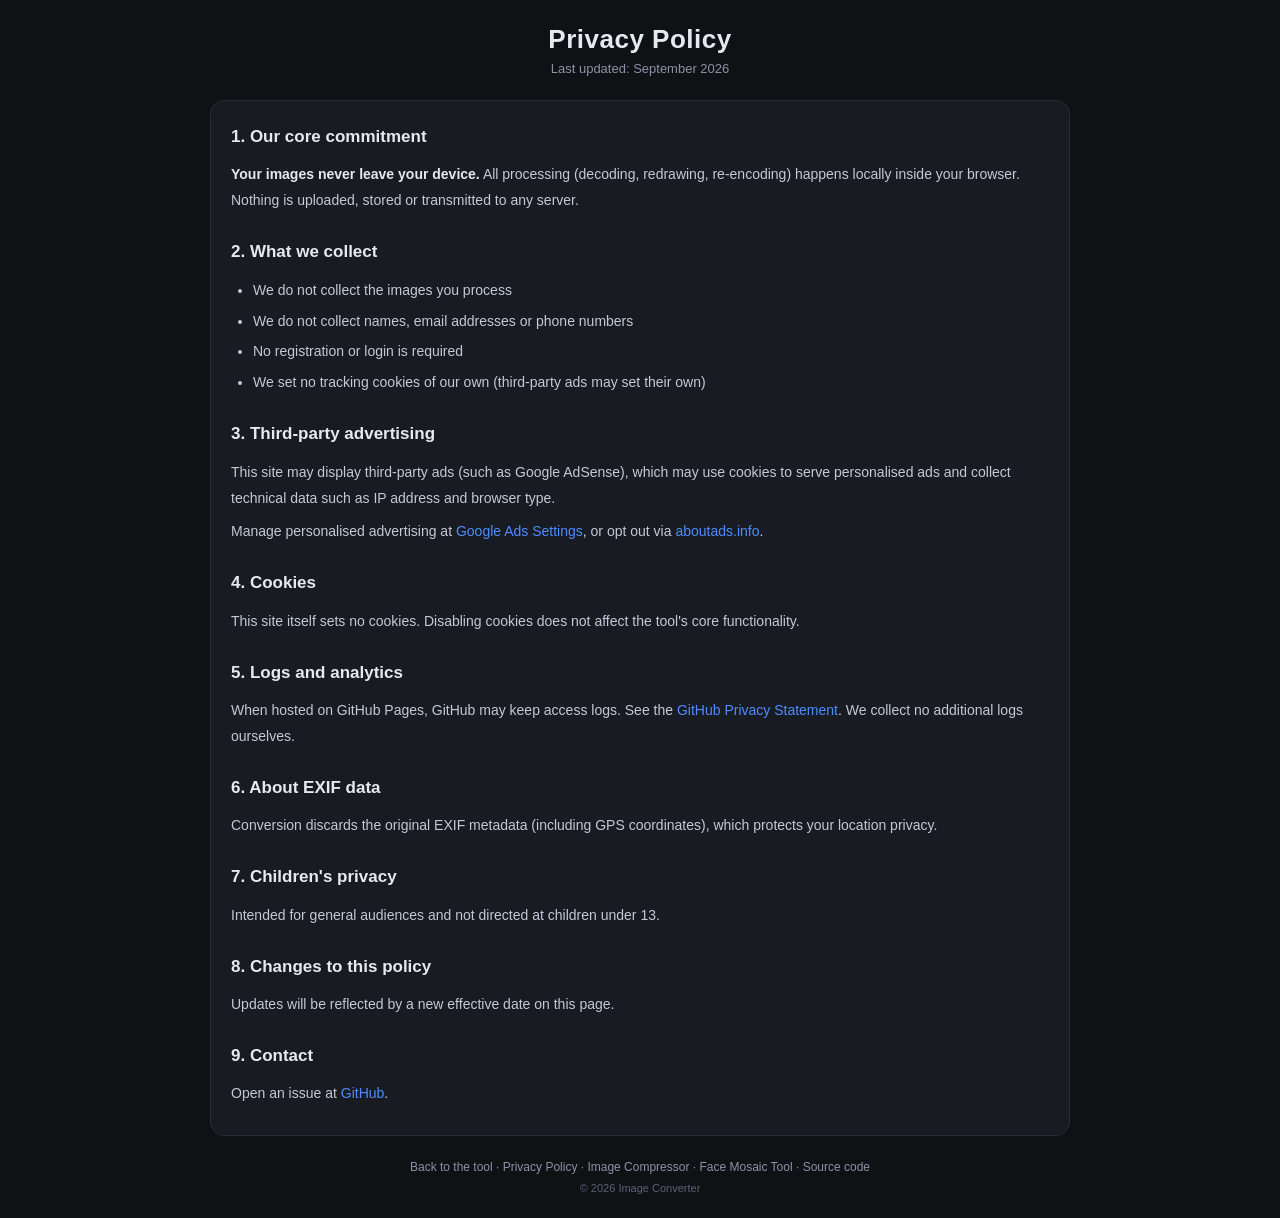
<file: en/privacy.html>
<!DOCTYPE html>
<html lang="en">
<head>
<meta charset="UTF-8">
<meta name="viewport" content="width=device-width, initial-scale=1.0">
<title>Privacy Policy · Image Converter</title>
<meta name="description" content="Privacy policy for the Image Converter. All processing happens locally in your browser.">
<link rel="stylesheet" href="../style.css">
<link rel="canonical" href="https://haixiansheng.github.io/image-converter/en/privacy.html" />
<link rel="alternate" hreflang="zh-CN" href="https://haixiansheng.github.io/image-converter/privacy.html" />
<link rel="alternate" hreflang="en" href="https://haixiansheng.github.io/image-converter/en/privacy.html" />
<link rel="icon" type="image/png" sizes="32x32" href="../favicon-32.png">
<link rel="icon" type="image/png" sizes="512x512" href="../favicon-512.png">
<link rel="apple-touch-icon" sizes="180x180" href="../apple-touch-icon.png">
<meta name="theme-color" content="#0b0d11">
<meta property="og:type" content="website">
<meta property="og:site_name" content="Free Online Image Tools">
<meta property="og:title" content="Privacy Policy · Image Converter">
<meta property="og:description" content="Privacy policy for the Image Converter. All processing happens locally in your browser.">
<meta property="og:url" content="https://haixiansheng.github.io/image-converter/en/privacy.html">
<meta property="og:image" content="https://haixiansheng.github.io/image-converter/og-en.png">
<meta property="og:image:width" content="1200">
<meta property="og:image:height" content="630">
<meta property="og:locale" content="en_US">
<meta name="twitter:card" content="summary_large_image">
<meta name="twitter:title" content="Privacy Policy · Image Converter">
<meta name="twitter:description" content="Privacy policy for the Image Converter. All processing happens locally in your browser.">
<meta name="twitter:image" content="https://haixiansheng.github.io/image-converter/og-en.png">
</head>
<body>
<div class="app">
  <header>
    <h1>Privacy Policy</h1>
    <p class="sub">Last updated: September 2026</p>
  </header>

  <section class="panel content">
    <h2>1. Our core commitment</h2>
    <p><b>Your images never leave your device.</b> All processing (decoding, redrawing,
       re-encoding) happens locally inside your browser. Nothing is uploaded, stored or
       transmitted to any server.</p>

    <h2>2. What we collect</h2>
    <ul>
      <li>We do not collect the images you process</li>
      <li>We do not collect names, email addresses or phone numbers</li>
      <li>No registration or login is required</li>
      <li>We set no tracking cookies of our own (third-party ads may set their own)</li>
    </ul>

    <h2>3. Third-party advertising</h2>
    <p>This site may display third-party ads (such as Google AdSense), which may use cookies
       to serve personalised ads and collect technical data such as IP address and browser type.</p>
    <p>Manage personalised advertising at
       <a href="https://www.google.com/settings/ads" target="_blank" rel="noopener">Google Ads Settings</a>,
       or opt out via
       <a href="https://www.aboutads.info/choices/" target="_blank" rel="noopener">aboutads.info</a>.</p>

    <h2>4. Cookies</h2>
    <p>This site itself sets no cookies. Disabling cookies does not affect the tool's core
       functionality.</p>

    <h2>5. Logs and analytics</h2>
    <p>When hosted on GitHub Pages, GitHub may keep access logs. See the
       <a href="https://docs.github.com/site-policy/privacy-policies/github-privacy-statement" target="_blank" rel="noopener">GitHub Privacy Statement</a>.
       We collect no additional logs ourselves.</p>

    <h2>6. About EXIF data</h2>
    <p>Conversion discards the original EXIF metadata (including GPS coordinates), which
       protects your location privacy.</p>

    <h2>7. Children's privacy</h2>
    <p>Intended for general audiences and not directed at children under 13.</p>

    <h2>8. Changes to this policy</h2>
    <p>Updates will be reflected by a new effective date on this page.</p>

    <h2>9. Contact</h2>
    <p>Open an issue at <a href="https://github.com/haixiansheng/image-converter/issues" target="_blank" rel="noopener">GitHub</a>.</p>
  </section>

  <footer>
    <nav class="foot-nav">
      <a href="index.html">Back to the tool</a> ·
      <a href="privacy.html">Privacy Policy</a> ·
      <a href="https://haixiansheng.github.io/image-compressor/en/">Image Compressor</a> ·
      <a href="https://haixiansheng.github.io/face-mosaic/en/">Face Mosaic Tool</a> ·
      <a href="https://github.com/haixiansheng/image-converter" target="_blank" rel="noopener">Source code</a>
    </nav>
    <p class="copy">© 2026 Image Converter</p>
  </footer>

</div>
</body>
</html>
</file>
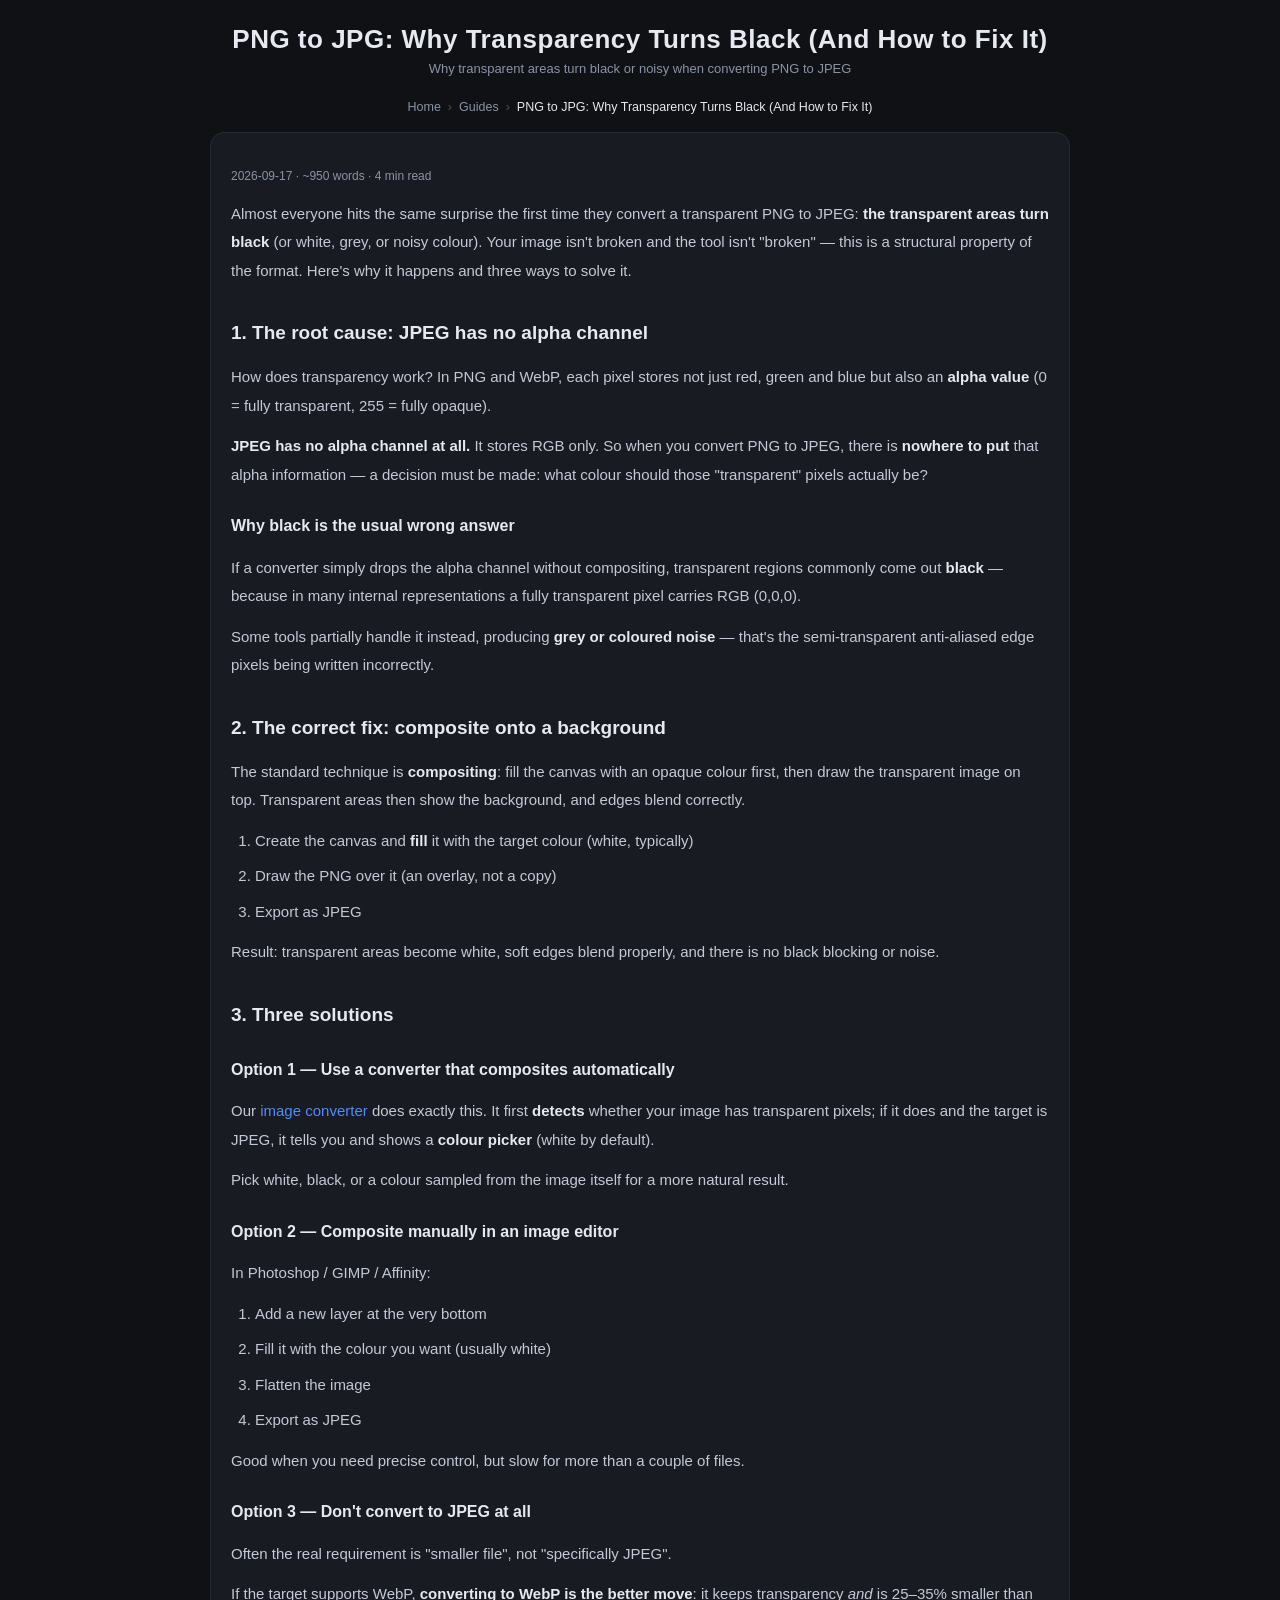
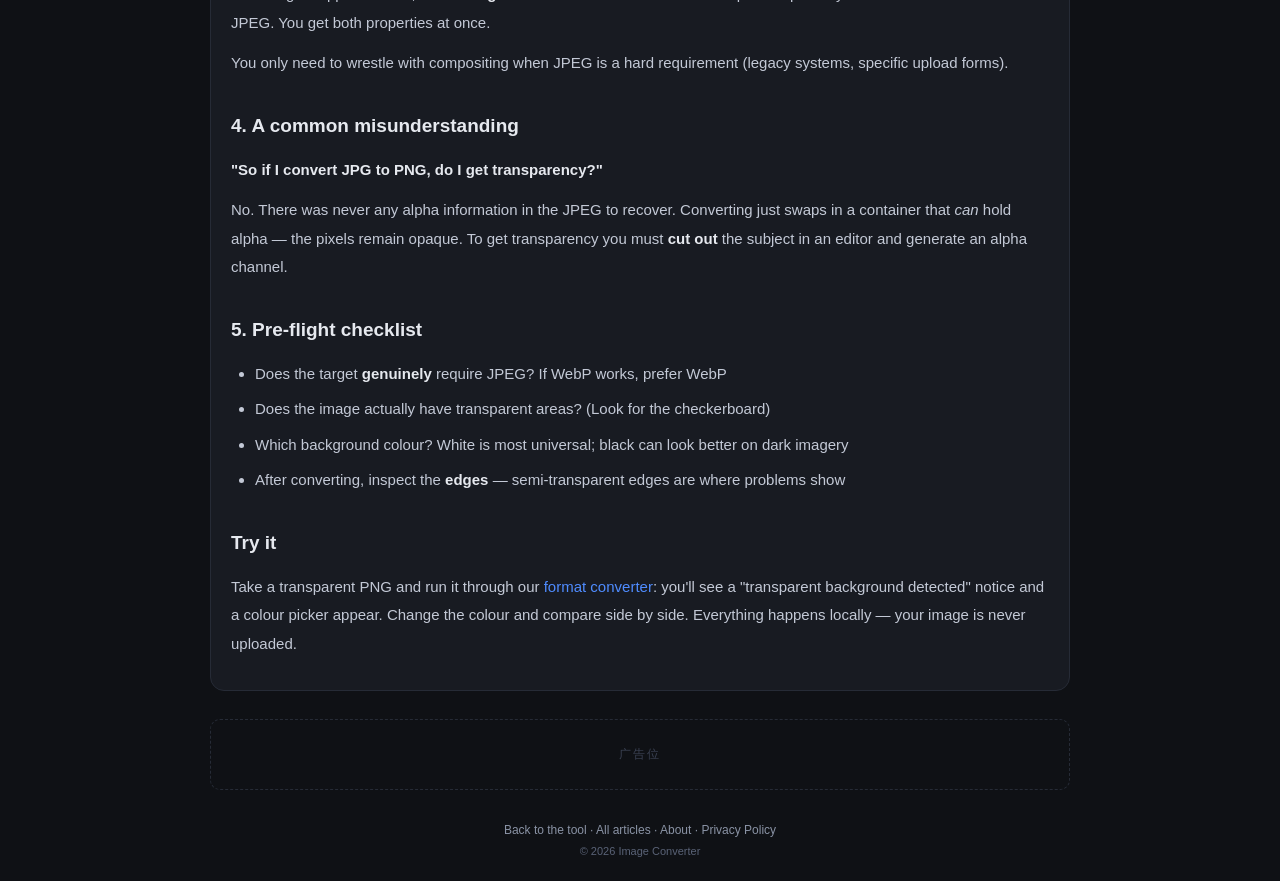
<file: en/blog/png-to-jpg-transparency-black.html>
<!DOCTYPE html>
<html lang="en">
<head>
<meta charset="UTF-8">
<meta name="viewport" content="width=device-width, initial-scale=1.0">
<title>PNG to JPG: Why Transparency Turns Black (And How to Fix It) · Image Converter</title>
<meta name="description" content="Why transparent areas turn black or noisy when converting PNG to JPEG (JPEG has no alpha channel), plus three solutions and a pre-flight checklist.">
<link rel="canonical" href="https://haixiansheng.github.io/image-converter/en/blog/png-to-jpg-transparency-black.html" />
<link rel="stylesheet" href="../../style.css">
<link rel="icon" type="image/png" sizes="32x32" href="../../favicon-32.png">
<link rel="icon" type="image/png" sizes="512x512" href="../../favicon-512.png">
<link rel="apple-touch-icon" sizes="180x180" href="../../apple-touch-icon.png">
<meta name="theme-color" content="#0b0d11">
<meta property="og:type" content="website">
<meta property="og:site_name" content="Free Online Image Tools">
<meta property="og:title" content="PNG to JPG: Why Transparency Turns Black (And How to Fix It) · Image Converter">
<meta property="og:description" content="Why transparent areas turn black or noisy when converting PNG to JPEG (JPEG has no alpha channel), plus three solutions and a pre-flight checklist.">
<meta property="og:url" content="https://haixiansheng.github.io/image-converter/en/blog/png-to-jpg-transparency-black.html">
<meta property="og:image" content="https://haixiansheng.github.io/image-converter/og-en.png">
<meta property="og:image:width" content="1200">
<meta property="og:image:height" content="630">
<meta property="og:locale" content="en_US">
<meta name="twitter:card" content="summary_large_image">
<meta name="twitter:title" content="PNG to JPG: Why Transparency Turns Black (And How to Fix It) · Image Converter">
<meta name="twitter:description" content="Why transparent areas turn black or noisy when converting PNG to JPEG (JPEG has no alpha channel), plus three solutions and a pre-flight checklist.">
<meta name="twitter:image" content="https://haixiansheng.github.io/image-converter/og-en.png">
<script type="application/ld+json">
{
  "@context": "https://schema.org",
  "@type": "BreadcrumbList",
  "itemListElement": [
    {
      "@type": "ListItem",
      "position": 1,
      "name": "Home",
      "item": "https://haixiansheng.github.io/image-converter/en/"
    },
    {
      "@type": "ListItem",
      "position": 2,
      "name": "Guides",
      "item": "https://haixiansheng.github.io/image-converter/en/blog/"
    },
    {
      "@type": "ListItem",
      "position": 3,
      "name": "PNG to JPG: Why Transparency Turns Black (And How to Fix It)"
    }
  ]
}
</script>
</head>
<body>
<div class="app">
  <header>
    <h1>PNG to JPG: Why Transparency Turns Black (And How to Fix It)</h1>
    <p class="sub">Why transparent areas turn black or noisy when converting PNG to JPEG </p>
  </header>

    <nav class="breadcrumb" aria-label="Breadcrumb">
      <a href="https://haixiansheng.github.io/image-converter/en/">Home</a><span class="sep">›</span><a href="https://haixiansheng.github.io/image-converter/en/blog/">Guides</a><span class="sep">›</span><span class="cur">PNG to JPG: Why Transparency Turns Black (And How to Fix It)</span>
    </nav>

  <section class="panel content article">

    <p class="article-meta">2026-09-17 · ~950 words · 4 min read</p>

    <p>Almost everyone hits the same surprise the first time they convert a transparent PNG to
       JPEG: <b>the transparent areas turn black</b> (or white, grey, or noisy colour).
       Your image isn't broken and the tool isn't "broken" — this is a structural property of
       the format. Here's why it happens and three ways to solve it.</p>

    <h2>1. The root cause: JPEG has no alpha channel</h2>
    <p>How does transparency work? In PNG and WebP, each pixel stores not just red, green and
       blue but also an <b>alpha value</b> (0 = fully transparent, 255 = fully opaque).</p>
    <p><b>JPEG has no alpha channel at all.</b> It stores RGB only. So when you convert PNG to
       JPEG, there is <b>nowhere to put</b> that alpha information — a decision must be made:
       what colour should those "transparent" pixels actually be?</p>

    <h3>Why black is the usual wrong answer</h3>
    <p>If a converter simply drops the alpha channel without compositing, transparent regions
       commonly come out <b>black</b> — because in many internal representations a fully
       transparent pixel carries RGB (0,0,0).</p>
    <p>Some tools partially handle it instead, producing <b>grey or coloured noise</b> —
       that's the semi-transparent anti-aliased edge pixels being written incorrectly.</p>

    <h2>2. The correct fix: composite onto a background</h2>
    <p>The standard technique is <b>compositing</b>: fill the canvas with an opaque colour
       first, then draw the transparent image on top. Transparent areas then show the
       background, and edges blend correctly.</p>
    <ol>
      <li>Create the canvas and <b>fill</b> it with the target colour (white, typically)</li>
      <li>Draw the PNG over it (an overlay, not a copy)</li>
      <li>Export as JPEG</li>
    </ol>
    <p>Result: transparent areas become white, soft edges blend properly, and there is no black
       blocking or noise.</p>

    <h2>3. Three solutions</h2>

    <h3>Option 1 — Use a converter that composites automatically</h3>
    <p>Our <a href="../index.html">image converter</a> does exactly this. It first
       <b>detects</b> whether your image has transparent pixels; if it does and the target is
       JPEG, it tells you and shows a <b>colour picker</b> (white by default).</p>
    <p>Pick white, black, or a colour sampled from the image itself for a more natural result.</p>

    <h3>Option 2 — Composite manually in an image editor</h3>
    <p>In Photoshop / GIMP / Affinity:</p>
    <ol>
      <li>Add a new layer at the very bottom</li>
      <li>Fill it with the colour you want (usually white)</li>
      <li>Flatten the image</li>
      <li>Export as JPEG</li>
    </ol>
    <p>Good when you need precise control, but slow for more than a couple of files.</p>

    <h3>Option 3 — Don't convert to JPEG at all</h3>
    <p>Often the real requirement is "smaller file", not "specifically JPEG".</p>
    <p>If the target supports WebP, <b>converting to WebP is the better move</b>: it keeps
       transparency <em>and</em> is 25–35% smaller than JPEG. You get both properties at once.</p>
    <p>You only need to wrestle with compositing when JPEG is a hard requirement (legacy
       systems, specific upload forms).</p>

    <h2>4. A common misunderstanding</h2>
    <p><b>"So if I convert JPG to PNG, do I get transparency?"</b></p>
    <p>No. There was never any alpha information in the JPEG to recover. Converting just
       swaps in a container that <em>can</em> hold alpha — the pixels remain opaque. To get
       transparency you must <b>cut out</b> the subject in an editor and generate an alpha
       channel.</p>

    <h2>5. Pre-flight checklist</h2>
    <ul>
      <li>Does the target <b>genuinely</b> require JPEG? If WebP works, prefer WebP</li>
      <li>Does the image actually have transparent areas? (Look for the checkerboard)</li>
      <li>Which background colour? White is most universal; black can look better on dark imagery</li>
      <li>After converting, inspect the <b>edges</b> — semi-transparent edges are where problems show</li>
    </ul>

    <h2>Try it</h2>
    <p>Take a transparent PNG and run it through our
       <a href="../index.html">format converter</a>: you'll see a "transparent background
       detected" notice and a colour picker appear. Change the colour and compare side by side.
       Everything happens locally — your image is never uploaded.</p>

  </section>
  <div class="ad-slot ad-bottom"></div>
  <footer>
    <nav class="foot-nav">
      <a href="../index.html">Back to the tool</a> ·
      <a href="index.html">All articles</a> ·
      <a href="../about.html">About</a> ·
      <a href="../privacy.html">Privacy Policy</a>
    </nav>
    <p class="copy">© 2026 Image Converter</p>
  </footer>
</div>
</body>
</html>
</file>
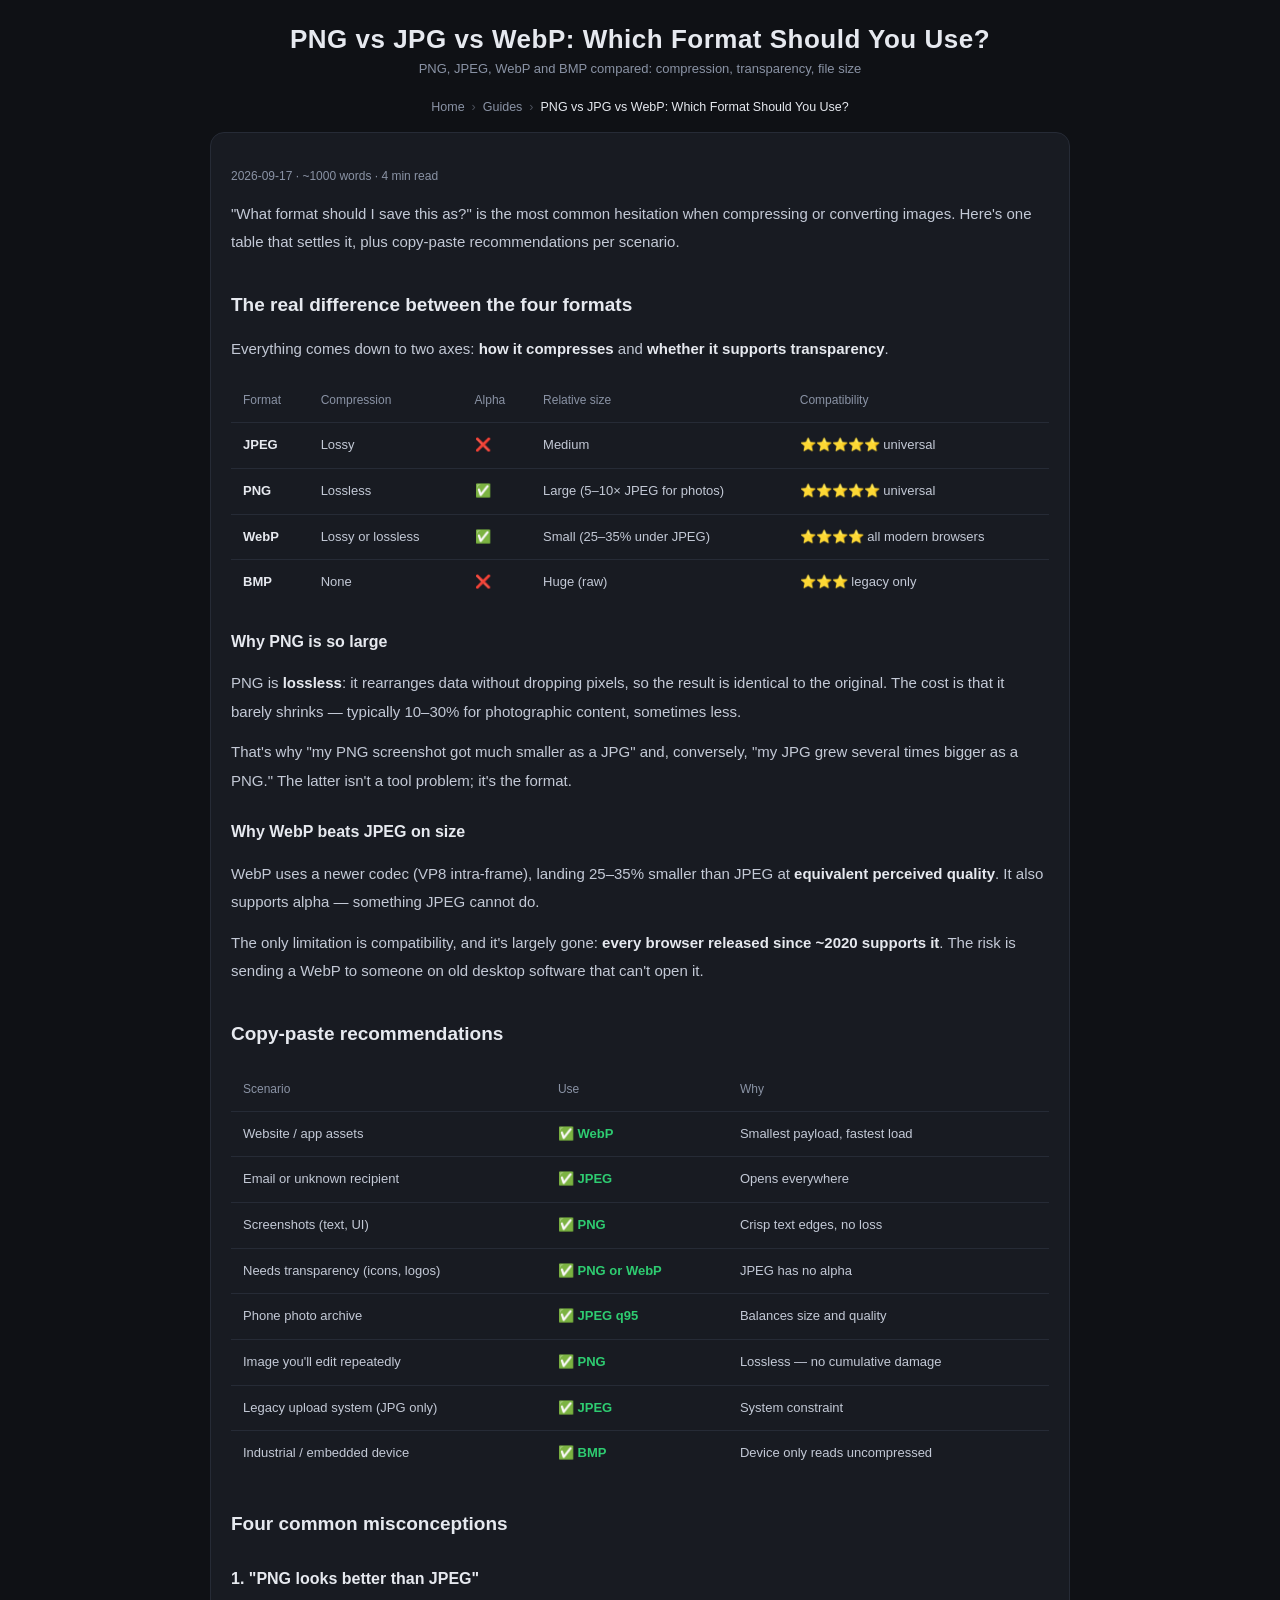
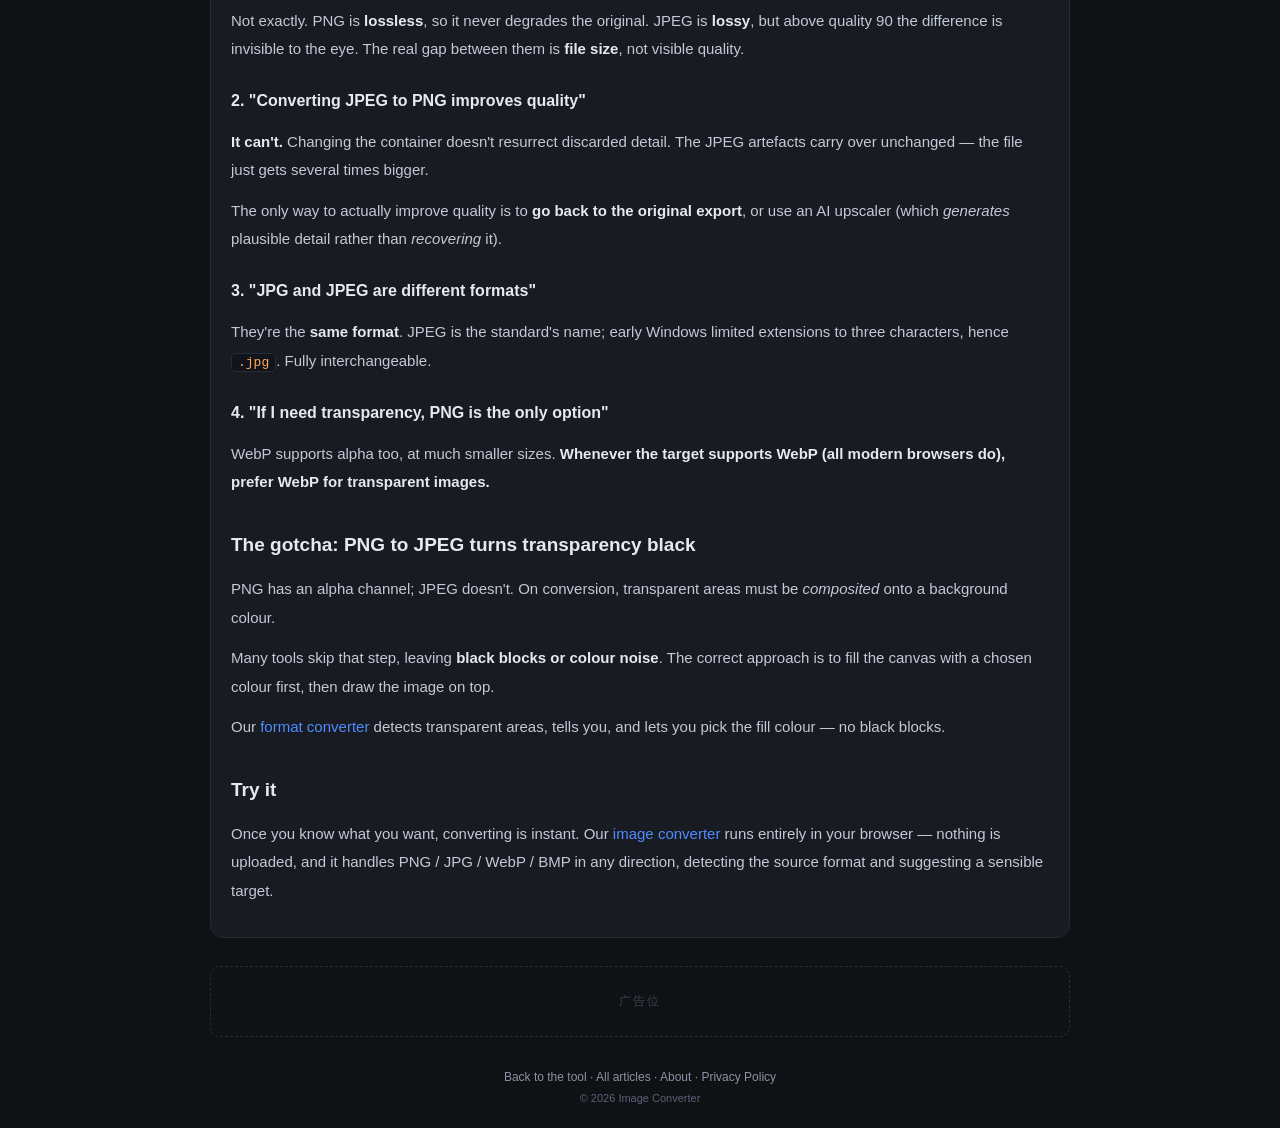
<file: en/blog/png-vs-jpg-vs-webp.html>
<!DOCTYPE html>
<html lang="en">
<head>
<meta charset="UTF-8">
<meta name="viewport" content="width=device-width, initial-scale=1.0">
<title>PNG vs JPG vs WebP: Which Format Should You Use? · Image Converter</title>
<meta name="description" content="PNG, JPEG, WebP and BMP compared: compression, transparency, file size and compatibility, with copy-paste recommendations for eight scenarios and four common misconceptions.">
<link rel="canonical" href="https://haixiansheng.github.io/image-converter/en/blog/png-vs-jpg-vs-webp.html" />
<link rel="stylesheet" href="../../style.css">
<link rel="icon" type="image/png" sizes="32x32" href="../../favicon-32.png">
<link rel="icon" type="image/png" sizes="512x512" href="../../favicon-512.png">
<link rel="apple-touch-icon" sizes="180x180" href="../../apple-touch-icon.png">
<meta name="theme-color" content="#0b0d11">
<meta property="og:type" content="website">
<meta property="og:site_name" content="Free Online Image Tools">
<meta property="og:title" content="PNG vs JPG vs WebP: Which Format Should You Use? · Image Converter">
<meta property="og:description" content="PNG, JPEG, WebP and BMP compared: compression, transparency, file size and compatibility, with copy-paste recommendations for eight scenarios and four common misconceptions.">
<meta property="og:url" content="https://haixiansheng.github.io/image-converter/en/blog/png-vs-jpg-vs-webp.html">
<meta property="og:image" content="https://haixiansheng.github.io/image-converter/og-en.png">
<meta property="og:image:width" content="1200">
<meta property="og:image:height" content="630">
<meta property="og:locale" content="en_US">
<meta name="twitter:card" content="summary_large_image">
<meta name="twitter:title" content="PNG vs JPG vs WebP: Which Format Should You Use? · Image Converter">
<meta name="twitter:description" content="PNG, JPEG, WebP and BMP compared: compression, transparency, file size and compatibility, with copy-paste recommendations for eight scenarios and four common misconceptions.">
<meta name="twitter:image" content="https://haixiansheng.github.io/image-converter/og-en.png">
<script type="application/ld+json">
{
  "@context": "https://schema.org",
  "@type": "BreadcrumbList",
  "itemListElement": [
    {
      "@type": "ListItem",
      "position": 1,
      "name": "Home",
      "item": "https://haixiansheng.github.io/image-converter/en/"
    },
    {
      "@type": "ListItem",
      "position": 2,
      "name": "Guides",
      "item": "https://haixiansheng.github.io/image-converter/en/blog/"
    },
    {
      "@type": "ListItem",
      "position": 3,
      "name": "PNG vs JPG vs WebP: Which Format Should You Use?"
    }
  ]
}
</script>
</head>
<body>
<div class="app">
  <header>
    <h1>PNG vs JPG vs WebP: Which Format Should You Use?</h1>
    <p class="sub">PNG, JPEG, WebP and BMP compared: compression, transparency, file size</p>
  </header>

    <nav class="breadcrumb" aria-label="Breadcrumb">
      <a href="https://haixiansheng.github.io/image-converter/en/">Home</a><span class="sep">›</span><a href="https://haixiansheng.github.io/image-converter/en/blog/">Guides</a><span class="sep">›</span><span class="cur">PNG vs JPG vs WebP: Which Format Should You Use?</span>
    </nav>

  <section class="panel content article">

    <p class="article-meta">2026-09-17 · ~1000 words · 4 min read</p>

    <p>"What format should I save this as?" is the most common hesitation when compressing or
       converting images. Here's one table that settles it, plus copy-paste recommendations
       per scenario.</p>

    <h2>The real difference between the four formats</h2>
    <p>Everything comes down to two axes: <b>how it compresses</b> and <b>whether it supports
       transparency</b>.</p>
    <table class="compare-table">
      <thead>
        <tr><th>Format</th><th>Compression</th><th>Alpha</th><th>Relative size</th><th>Compatibility</th></tr>
      </thead>
      <tbody>
        <tr><td><b>JPEG</b></td><td>Lossy</td><td>❌</td><td>Medium</td><td>⭐⭐⭐⭐⭐ universal</td></tr>
        <tr><td><b>PNG</b></td><td>Lossless</td><td>✅</td><td>Large (5–10× JPEG for photos)</td><td>⭐⭐⭐⭐⭐ universal</td></tr>
        <tr><td><b>WebP</b></td><td>Lossy or lossless</td><td>✅</td><td>Small (25–35% under JPEG)</td><td>⭐⭐⭐⭐ all modern browsers</td></tr>
        <tr><td><b>BMP</b></td><td>None</td><td>❌</td><td>Huge (raw)</td><td>⭐⭐⭐ legacy only</td></tr>
      </tbody>
    </table>

    <h3>Why PNG is so large</h3>
    <p>PNG is <b>lossless</b>: it rearranges data without dropping pixels, so the result is
       identical to the original. The cost is that it barely shrinks — typically 10–30% for
       photographic content, sometimes less.</p>
    <p>That's why "my PNG screenshot got much smaller as a JPG" and, conversely, "my JPG grew
       several times bigger as a PNG." The latter isn't a tool problem; it's the format.</p>

    <h3>Why WebP beats JPEG on size</h3>
    <p>WebP uses a newer codec (VP8 intra-frame), landing 25–35% smaller than JPEG at
       <b>equivalent perceived quality</b>. It also supports alpha — something JPEG cannot do.</p>
    <p>The only limitation is compatibility, and it's largely gone: <b>every browser released
       since ~2020 supports it</b>. The risk is sending a WebP to someone on old desktop
       software that can't open it.</p>

    <h2>Copy-paste recommendations</h2>
    <table class="compare-table">
      <thead>
        <tr><th>Scenario</th><th>Use</th><th>Why</th></tr>
      </thead>
      <tbody>
        <tr><td>Website / app assets</td><td class="us">✅ WebP</td><td>Smallest payload, fastest load</td></tr>
        <tr><td>Email or unknown recipient</td><td class="us">✅ JPEG</td><td>Opens everywhere</td></tr>
        <tr><td>Screenshots (text, UI)</td><td class="us">✅ PNG</td><td>Crisp text edges, no loss</td></tr>
        <tr><td>Needs transparency (icons, logos)</td><td class="us">✅ PNG or WebP</td><td>JPEG has no alpha</td></tr>
        <tr><td>Phone photo archive</td><td class="us">✅ JPEG q95</td><td>Balances size and quality</td></tr>
        <tr><td>Image you'll edit repeatedly</td><td class="us">✅ PNG</td><td>Lossless — no cumulative damage</td></tr>
        <tr><td>Legacy upload system (JPG only)</td><td class="us">✅ JPEG</td><td>System constraint</td></tr>
        <tr><td>Industrial / embedded device</td><td class="us">✅ BMP</td><td>Device only reads uncompressed</td></tr>
      </tbody>
    </table>

    <h2>Four common misconceptions</h2>

    <h3>1. "PNG looks better than JPEG"</h3>
    <p>Not exactly. PNG is <b>lossless</b>, so it never degrades the original. JPEG is
       <b>lossy</b>, but above quality 90 the difference is invisible to the eye. The real gap
       between them is <b>file size</b>, not visible quality.</p>

    <h3>2. "Converting JPEG to PNG improves quality"</h3>
    <p><b>It can't.</b> Changing the container doesn't resurrect discarded detail. The JPEG
       artefacts carry over unchanged — the file just gets several times bigger.</p>
    <p>The only way to actually improve quality is to <b>go back to the original export</b>,
       or use an AI upscaler (which <em>generates</em> plausible detail rather than
       <em>recovering</em> it).</p>

    <h3>3. "JPG and JPEG are different formats"</h3>
    <p>They're the <b>same format</b>. JPEG is the standard's name; early Windows limited
       extensions to three characters, hence <code>.jpg</code>. Fully interchangeable.</p>

    <h3>4. "If I need transparency, PNG is the only option"</h3>
    <p>WebP supports alpha too, at much smaller sizes. <b>Whenever the target supports WebP
       (all modern browsers do), prefer WebP for transparent images.</b></p>

    <h2>The gotcha: PNG to JPEG turns transparency black</h2>
    <p>PNG has an alpha channel; JPEG doesn't. On conversion, transparent areas must be
       <em>composited</em> onto a background colour.</p>
    <p>Many tools skip that step, leaving <b>black blocks or colour noise</b>. The correct
       approach is to fill the canvas with a chosen colour first, then draw the image on top.</p>
    <p>Our <a href="../index.html">format converter</a> detects transparent areas, tells you,
       and lets you pick the fill colour — no black blocks.</p>

    <h2>Try it</h2>
    <p>Once you know what you want, converting is instant. Our
       <a href="../index.html">image converter</a> runs entirely in your browser — nothing is
       uploaded, and it handles PNG / JPG / WebP / BMP in any direction, detecting the source
       format and suggesting a sensible target.</p>

  </section>
  <div class="ad-slot ad-bottom"></div>
  <footer>
    <nav class="foot-nav">
      <a href="../index.html">Back to the tool</a> ·
      <a href="index.html">All articles</a> ·
      <a href="../about.html">About</a> ·
      <a href="../privacy.html">Privacy Policy</a>
    </nav>
    <p class="copy">© 2026 Image Converter</p>
  </footer>
</div>
</body>
</html>
</file>
<file: style.css>
:root {
  --bg: #0f1115;
  --card: #181b22;
  --border: #262b36;
  --text: #e6e9ef;
  --muted: #8a93a5;
  --primary: #4f8cff;
  --primary-hover: #3d7bf0;
  --success: #2ecc71;
}
* { box-sizing: border-box; margin: 0; padding: 0; }
body {
  font-family: -apple-system, "Segoe UI", "Microsoft YaHei", sans-serif;
  background: var(--bg);
  color: var(--text);
  min-height: 100vh;
  padding: 24px 16px;
}
.app { max-width: 860px; margin: 0 auto; }
header { text-align: center; margin-bottom: 24px; }
h1 { font-size: 26px; font-weight: 700; letter-spacing: .5px; }
.sub { color: var(--muted); font-size: 13px; margin-top: 6px; }
.panel {
  background: var(--card);
  border: 1px solid var(--border);
  border-radius: 14px;
  padding: 20px;
  margin-bottom: 18px;
}
.hidden { display: none !important; }
.drop-zone {
  border: 2px dashed var(--border);
  border-radius: 12px;
  padding: 52px 20px;
  text-align: center;
  cursor: pointer;
  transition: all .2s;
}
.drop-zone:hover, .drop-zone.dragover {
  border-color: var(--primary);
  background: rgba(79, 140, 255, .06);
}
.drop-icon { font-size: 44px; margin-bottom: 12px; }
.hint { color: var(--muted); font-size: 12px; margin-top: 8px; }
video { width: 100%; border-radius: 10px; background: #000; display: block; }
.controls {
  display: grid;
  grid-template-columns: repeat(auto-fit, minmax(200px, 1fr));
  gap: 14px;
  margin: 18px 0;
}
.ctrl { display: flex; flex-direction: column; gap: 8px; font-size: 13px; color: var(--muted); }
.ctrl b { color: var(--primary); font-weight: 600; }
input[type=range] { width: 100%; accent-color: var(--primary); }
select {
  background: #12141a; color: var(--text);
  border: 1px solid var(--border); border-radius: 8px;
  padding: 8px 10px; font-size: 13px;
}
.actions { display: flex; gap: 12px; flex-wrap: wrap; margin-top: 16px; }
.btn {
  padding: 11px 22px;
  border-radius: 9px;
  border: 1px solid var(--border);
  background: #12141a;
  color: var(--text);
  font-size: 14px;
  cursor: pointer;
  transition: all .15s;
  text-decoration: none;
  display: inline-block;
}
.btn:hover:not(:disabled) { border-color: var(--primary); }
.btn:disabled { opacity: .45; cursor: not-allowed; }
.btn.primary { background: var(--primary); border-color: var(--primary); color: #fff; font-weight: 600; }
.btn.primary:hover { background: var(--primary-hover); }
.progress-wrap { margin-top: 16px; }
.progress-bar { height: 8px; background: #12141a; border-radius: 5px; overflow: hidden; }
#progressFill {
  height: 100%; width: 0%;
  background: linear-gradient(90deg, var(--primary), var(--success));
  transition: width .2s;
}
#progressText { font-size: 13px; color: var(--muted); margin-top: 8px; }
footer { text-align: center; color: var(--muted); font-size: 12px; margin-top: 24px; }
h2 { font-size: 18px; margin-bottom: 14px; }

/* ===== 广告位 ===== */
.ad-slot {
  margin: 18px 0;
  min-height: 90px;          /* 预留高度，避免广告加载时页面跳动 */
  border-radius: 12px;
  display: flex;
  align-items: center;
  justify-content: center;
  overflow: hidden;
}
/* 未放广告时显示淡色占位（审核通过后可删掉这段） */
.ad-slot:empty::after {
  content: "广告位";
  color: #3a4152;
  font-size: 12px;
  letter-spacing: 2px;
  border: 1px dashed #262b36;
  border-radius: 10px;
  padding: 26px 60px;
  width: 100%;
  text-align: center;
}
.ad-top { min-height: 100px; }
.ad-mid { min-height: 250px; }
.ad-bottom { min-height: 90px; }

/* ===== 内容区（SEO / 过审用）===== */
.content { font-size: 14px; line-height: 1.85; color: #c3c9d6; }
.content h2 { margin: 22px 0 10px; color: var(--text); font-size: 17px; }
.content h2:first-child { margin-top: 0; }
.content h3 { margin: 18px 0 8px; color: var(--text); font-size: 15px; }
.content p { margin: 8px 0; }
.content ol, .content ul { margin: 8px 0 8px 22px; }
.content li { margin: 5px 0; }
.content a { color: var(--primary); text-decoration: none; }
.content a:hover { text-decoration: underline; }
.content b { color: var(--text); }

/* ===== 页脚导航 ===== */
.foot-nav { margin-top: 10px; font-size: 12px; }
.foot-nav a { color: var(--muted); text-decoration: none; }
.foot-nav a:hover { color: var(--primary); }
.copy { margin-top: 8px; font-size: 11px; color: #5a6377; }

/* ===== 语言切换 ===== */
.lang-switch { margin-top: 10px; font-size: 12px; }
.lang-switch a {
  color: var(--muted);
  text-decoration: none;
  border: 1px solid var(--border);
  border-radius: 20px;
  padding: 4px 14px;
  transition: all .15s;
}
.lang-switch a:hover { color: var(--primary); border-color: var(--primary); }

/* ===== 卖点：信任徽章 ===== */
.trust-badges {
  display: flex;
  flex-wrap: wrap;
  gap: 8px;
  justify-content: center;
  margin: 0 0 18px;
}
.trust-badges span {
  font-size: 12px;
  color: #9fb0cc;
  background: rgba(79, 140, 255, .08);
  border: 1px solid rgba(79, 140, 255, .22);
  border-radius: 20px;
  padding: 5px 14px;
  white-space: nowrap;
}

/* ===== 卖点：特性卡片 ===== */
.features {
  display: grid;
  grid-template-columns: repeat(auto-fit, minmax(240px, 1fr));
  gap: 14px;
  margin: 18px 0;
}
.feature {
  background: var(--card);
  border: 1px solid var(--border);
  border-radius: 14px;
  padding: 18px;
  transition: border-color .18s, transform .18s;
}
.feature:hover { border-color: rgba(79, 140, 255, .45); transform: translateY(-2px); }
.feature .f-icon { font-size: 26px; margin-bottom: 8px; }
.feature h3 {
  font-size: 15px;
  margin: 0 0 6px;
  color: var(--text);
  font-weight: 600;
}
.feature p { font-size: 13px; color: var(--muted); line-height: 1.7; margin: 0; }
.feature.hero {
  border-color: rgba(46, 204, 113, .4);
  background: linear-gradient(160deg, rgba(46, 204, 113, .07), var(--card));
}
.feature.hero h3 { color: var(--success); }

/* ===== 卖点：对比表 ===== */
.section-title {
  text-align: center;
  font-size: 19px;
  font-weight: 700;
  margin: 26px 0 4px;
}
.section-sub {
  text-align: center;
  font-size: 13px;
  color: var(--muted);
  margin-bottom: 14px;
}
.compare-table { width: 100%; border-collapse: collapse; font-size: 13px; margin: 14px 0; }
.compare-table th, .compare-table td {
  padding: 10px 12px;
  border-bottom: 1px solid var(--border);
  text-align: left;
}
.compare-table th { color: var(--muted); font-weight: 500; font-size: 12px; }
.compare-table td { color: #c3c9d6; }
.compare-table td.us { color: var(--success); font-weight: 600; }
.compare-table tr:last-child td { border-bottom: none; }

/* ===== 图片画布 ===== */
.canvas-wrap {
  border-radius: 10px;
  overflow: hidden;
  background: #0b0d11;
  display: flex;
  justify-content: center;
}
#resultCanvas { max-width: 100%; height: auto; display: block; }
.face-info {
  text-align: center;
  font-size: 13px;
  color: var(--primary);
  margin: 12px 0 0;
  min-height: 20px;
}

/* ===== 压缩工具：工具栏 ===== */
.toolbar {
  display: flex;
  flex-wrap: wrap;
  gap: 14px 20px;
  align-items: flex-end;
  padding-bottom: 16px;
  border-bottom: 1px solid var(--border);
  margin-bottom: 16px;
}
.toolbar .ctrl { min-width: 150px; }
.toolbar input[type="number"] {
  width: 100%;
  background: #11141a;
  border: 1px solid var(--border);
  border-radius: 8px;
  color: var(--text);
  padding: 7px 10px;
  font-size: 13px;
  font-family: inherit;
}
.toolbar input[type="number"]:focus { outline: none; border-color: var(--primary); }

/* ===== 汇总条 ===== */
.summary {
  display: flex;
  flex-wrap: wrap;
  gap: 10px;
  margin-bottom: 12px;
}
.sum-item {
  flex: 1 1 130px;
  background: #11141a;
  border: 1px solid var(--border);
  border-radius: 10px;
  padding: 10px 14px;
}
.sum-item span { display: block; font-size: 11px; color: var(--muted); margin-bottom: 4px; }
.sum-item b { font-size: 15px; color: var(--text); }
.sum-item.hl { border-color: rgba(46, 204, 113, .45); background: rgba(46, 204, 113, .06); }
.sum-item.hl b { color: var(--success); }

.status { font-size: 12px; color: var(--muted); margin: 0 0 12px; min-height: 16px; }

/* ===== 文件列表 ===== */
.table-wrap { overflow-x: auto; border-radius: 10px; border: 1px solid var(--border); }
.file-table { width: 100%; border-collapse: collapse; font-size: 13px; min-width: 620px; }
.file-table th {
  text-align: left;
  font-weight: 500;
  font-size: 11px;
  color: var(--muted);
  padding: 10px 12px;
  background: #11141a;
  border-bottom: 1px solid var(--border);
  white-space: nowrap;
}
.file-table td {
  padding: 10px 12px;
  border-bottom: 1px solid var(--border);
  color: #c3c9d6;
  vertical-align: middle;
}
.file-table tr:last-child td { border-bottom: none; }
.file-table .thumb { width: 58px; }
.file-table .thumb img {
  width: 46px; height: 46px;
  object-fit: cover;
  border-radius: 6px;
  display: block;
  background: #0b0d11;
}
.file-table .thumb .ph {
  display: block; width: 46px; height: 46px;
  border-radius: 6px; background: #1b1f28;
}
.file-table .fname {
  max-width: 200px;
  overflow: hidden;
  text-overflow: ellipsis;
  white-space: nowrap;
  color: var(--text);
}
.file-table .dims { font-size: 12px; color: var(--muted); white-space: nowrap; }
.file-table .sizes { white-space: nowrap; }
.file-table .sizes b { color: var(--text); }
.file-table .act { width: 90px; text-align: right; }
.file-table .empty { text-align: center; color: var(--muted); padding: 30px; }

.good { color: var(--success); font-weight: 600; margin-left: 4px; }
.bad { color: #ff7b72; font-weight: 600; margin-left: 4px; }
.muted { color: var(--muted); }
.btn.tiny { padding: 4px 10px; font-size: 11px; border-radius: 6px; }

/* ===== 单张模式：原图 / 压缩后 对比 ===== */
.compare {
  display: grid;
  grid-template-columns: 1fr 1fr;
  gap: 14px;
  margin-bottom: 14px;
}
@media (max-width: 620px) {
  .compare { grid-template-columns: 1fr; }
}
.cmp-item {
  margin: 0;
  background: #11141a;
  border: 1px solid var(--border);
  border-radius: 12px;
  overflow: hidden;
}
.cmp-item.result { border-color: rgba(79, 140, 255, .4); }
.cmp-item figcaption {
  display: flex;
  justify-content: space-between;
  align-items: center;
  padding: 9px 13px;
  font-size: 12px;
  color: var(--muted);
  border-bottom: 1px solid var(--border);
}
.cmp-item figcaption b { color: var(--text); font-size: 12px; }
.cmp-item.result figcaption span { color: var(--primary); }
.cmp-img {
  display: flex;
  align-items: center;
  justify-content: center;
  background: #0b0d11;
  min-height: 150px;
  max-height: 340px;
  overflow: hidden;
}
.cmp-img img {
  max-width: 100%;
  max-height: 340px;
  display: block;
  object-fit: contain;
}
.cmp-dims {
  margin: 0;
  padding: 7px 13px;
  font-size: 11px;
  color: var(--muted);
  border-top: 1px solid var(--border);
}
.savings {
  text-align: center;
  font-size: 15px;
  margin: 0 0 14px;
  min-height: 22px;
}
.savings .good { font-size: 17px; margin: 0; }
.savings .bad { font-size: 15px; margin: 0; }
.savings .muted { font-size: 12px; }


/* ===== 文章页 ===== */
.article { font-size: 15px; line-height: 1.9; }
.article h2 { font-size: 19px; margin: 30px 0 12px; color: var(--text); }
.article h3 { font-size: 16px; margin: 22px 0 8px; color: var(--text); }
.article p { margin: 12px 0; }
.article ul, .article ol { margin: 12px 0 12px 24px; }
.article li { margin: 7px 0; }
.article code {
  background: #11141a; border: 1px solid var(--border);
  border-radius: 4px; padding: 1px 6px; font-size: 13px; color: #ffa657;
}
.article-meta { font-size: 12px; color: var(--muted); margin-bottom: 20px; }
.article .compare-table { margin: 16px 0; }

/* ===== 卡片列表（博客首页）===== */
.cards {
  display: grid;
  grid-template-columns: repeat(auto-fit, minmax(280px, 1fr));
  gap: 14px;
  margin: 18px 0;
}
.card {
  display: block;
  background: var(--card);
  border: 1px solid var(--border);
  border-radius: 14px;
  padding: 20px;
  text-decoration: none;
  transition: border-color .18s, transform .18s;
}
.card:hover { border-color: rgba(79, 140, 255, .5); transform: translateY(-2px); }
.card h3 { margin: 0 0 8px; font-size: 16px; color: var(--text); }
.card p { margin: 0 0 12px; font-size: 13px; color: var(--muted); line-height: 1.7; }
.card-meta { font-size: 11px; color: #5a6377; }


/* ===== 格式转换：格式徽章 / 提示条 / 颜色选择器 ===== */
.fmt-badge {
  display: inline-block;
  background: rgba(138, 147, 165, .15);
  border: 1px solid var(--border);
  border-radius: 5px;
  padding: 2px 8px;
  font-size: 11px;
  font-weight: 600;
  letter-spacing: .5px;
  color: var(--muted);
  margin-right: 8px;
}
.fmt-badge.accent {
  background: rgba(79, 140, 255, .14);
  border-color: rgba(79, 140, 255, .4);
  color: var(--primary);
}

.notice {
  text-align: center;
  font-size: 12.5px;
  margin: 0 0 14px;
  min-height: 18px;
  color: var(--muted);
}
.notice.warn {
  color: #ffc453;
  background: rgba(255, 176, 32, .07);
  border: 1px solid rgba(255, 176, 32, .28);
  border-radius: 8px;
  padding: 9px 14px;
  text-align: left;
}
.notice.ok {
  color: var(--success);
  background: rgba(46, 204, 113, .07);
  border: 1px solid rgba(46, 204, 113, .28);
  border-radius: 8px;
  padding: 9px 14px;
  text-align: left;
}

.hint-line {
  font-size: 12px;
  color: var(--muted);
  margin: 0 0 10px;
  min-height: 16px;
}

.toolbar input[type="color"] {
  width: 100%;
  height: 36px;
  padding: 2px;
  background: #11141a;
  border: 1px solid var(--border);
  border-radius: 8px;
  cursor: pointer;
}
.toolbar input[type="color"]::-webkit-color-swatch-wrapper { padding: 0; }
.toolbar input[type="color"]::-webkit-color-swatch { border: none; border-radius: 5px; }


/* ===== 工具导航卡片（404 页 / 交叉推广用） ===== */
.tool-grid {
  display: grid;
  grid-template-columns: repeat(auto-fit, minmax(200px, 1fr));
  gap: 14px;
  margin: 18px 0;
}
.tool-card {
  display: block;
  background: var(--card);
  border: 1px solid var(--border);
  border-radius: 14px;
  padding: 20px 18px;
  text-decoration: none;
  text-align: center;
  transition: border-color .18s, transform .18s;
}
.tool-card:hover {
  border-color: rgba(79, 140, 255, .55);
  transform: translateY(-3px);
}
.tool-card .tc-icon { font-size: 30px; margin-bottom: 10px; }
.tool-card h3 { margin: 0 0 8px; font-size: 15px; color: var(--text); }
.tool-card .tc-link { font-size: 12px; color: var(--primary); font-weight: 600; }


/* ===== 面包屑 ===== */
.breadcrumb {
  font-size: 12.5px;
  color: var(--muted);
  margin: 0 0 18px;
  text-align: center;
}
.breadcrumb a { color: var(--muted); text-decoration: none; }
.breadcrumb a:hover { color: var(--primary); }
.breadcrumb .sep { margin: 0 7px; opacity: .5; }
.breadcrumb .cur { color: var(--text); }
</file>
